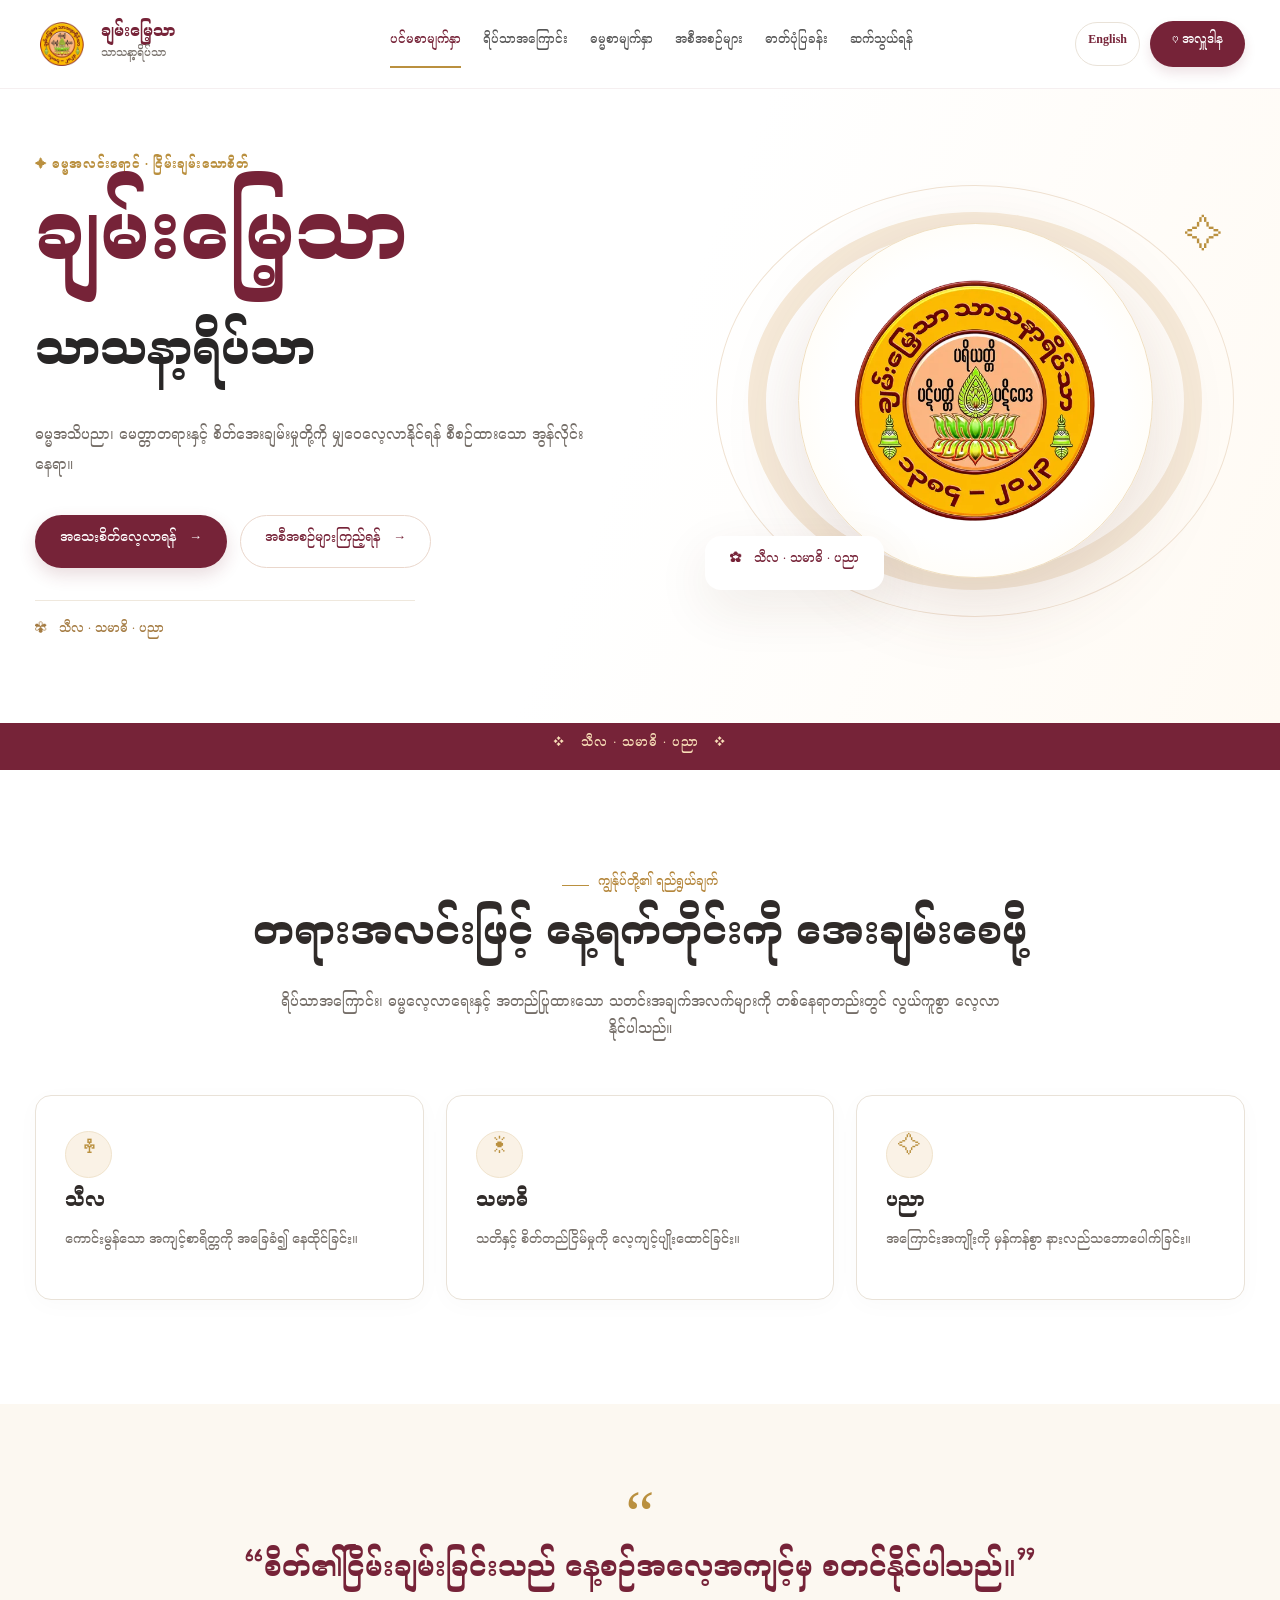
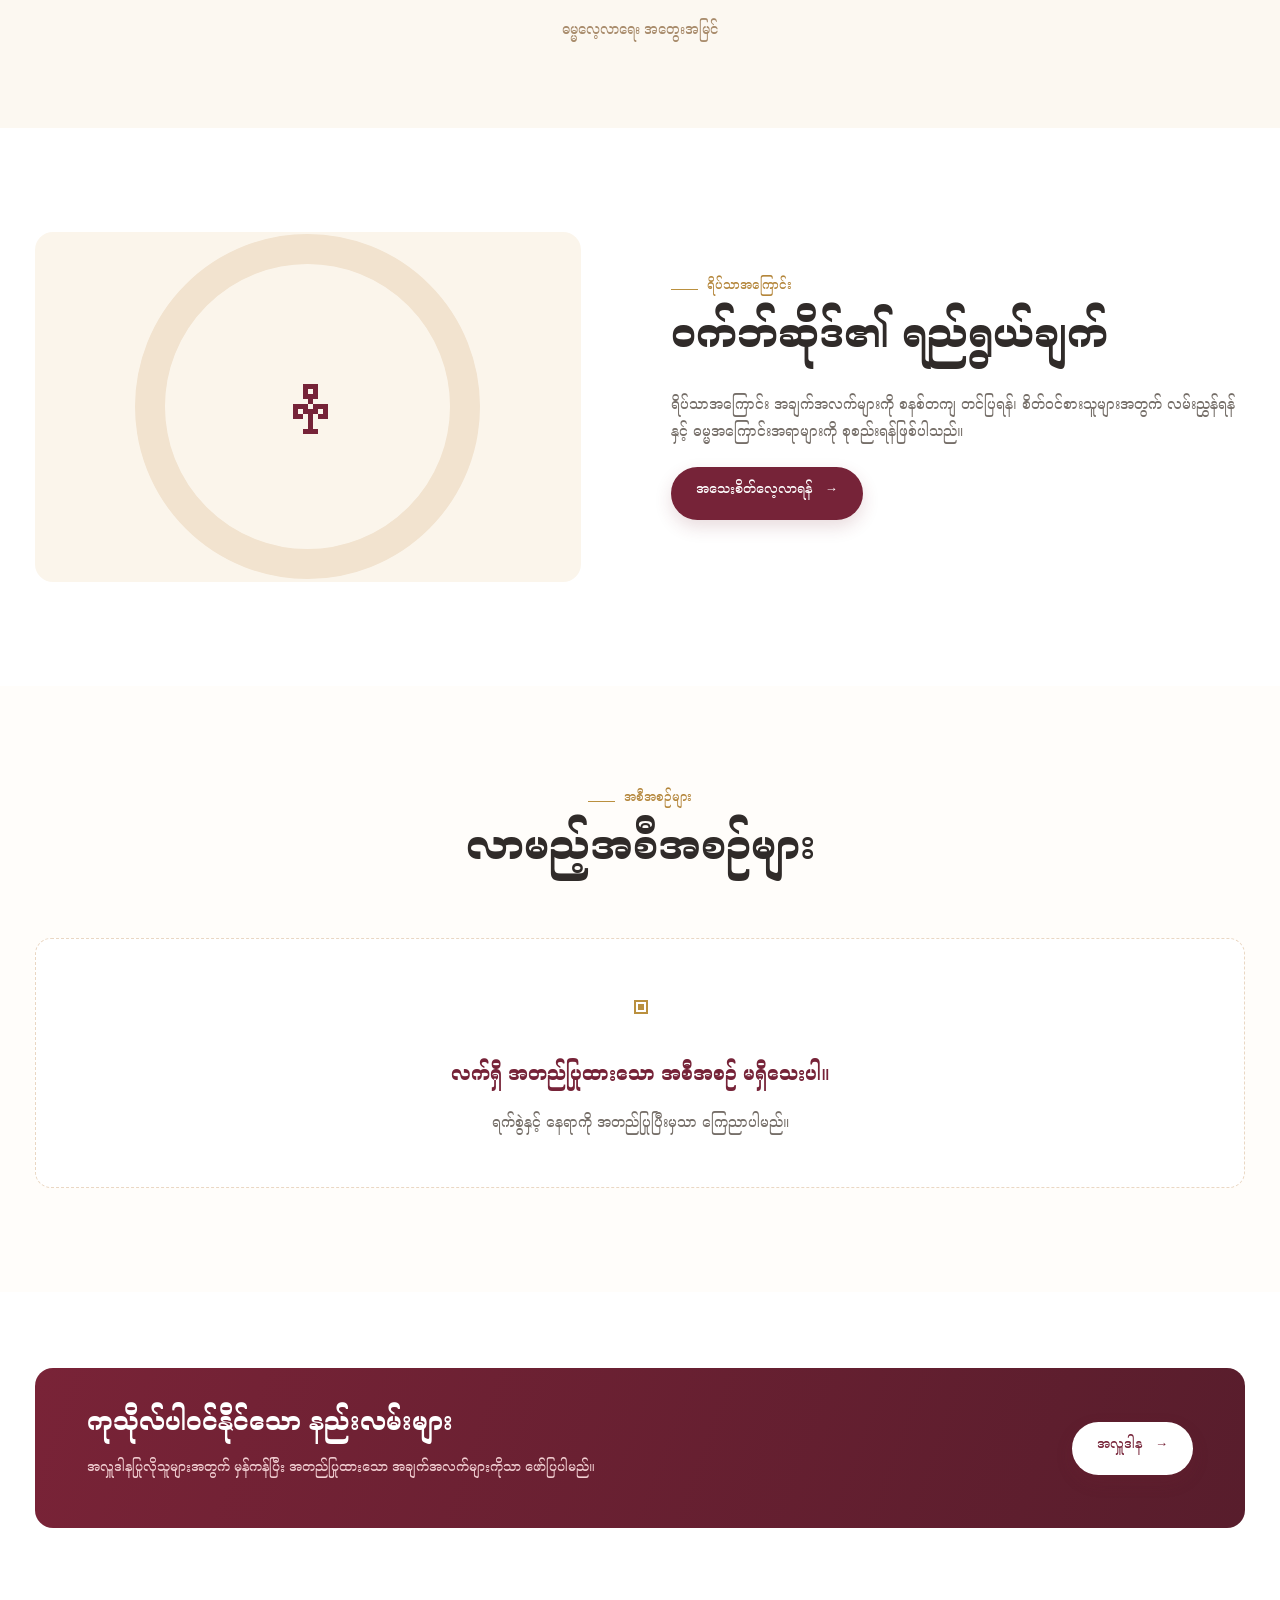
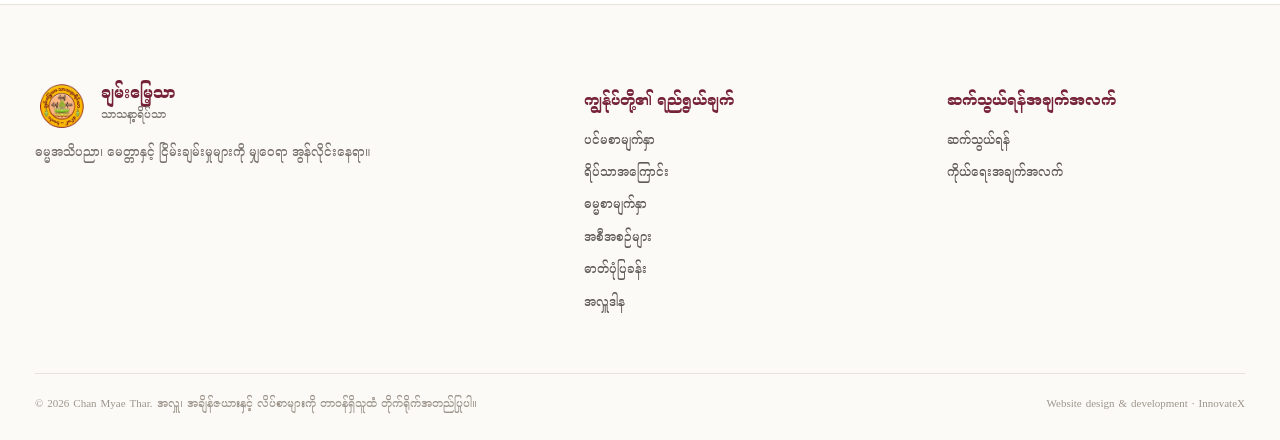
<file: index.html>
<!doctype html>
<html lang="my" data-lang="mm">
<head>
  <meta charset="utf-8">
  <meta name="viewport" content="width=device-width, initial-scale=1, viewport-fit=cover">
  <meta name="theme-color" content="#ffffff">
  <meta name="description" content="ချမ်းမြေ့သာ သာသနာ့ရိပ်သာ — ဓမ္မလေ့လာရေး၊ ရိပ်သာအကြောင်းနှင့် အတည်ပြုထားသော အစီအစဉ်များ။">
  <meta name="robots" content="index,follow">
  <meta property="og:type" content="website">
  <meta property="og:site_name" content="Chan Myae Thar Sasana Meditation Centre">
  <meta property="og:title" content="ချမ်းမြေ့သာ သာသနာ့ရိပ်သာ | Chan Myae Thar">
  <meta property="og:description" content="ချမ်းမြေ့သာ သာသနာ့ရိပ်သာ — ဓမ္မလေ့လာရေး၊ ရိပ်သာအကြောင်းနှင့် အတည်ပြုထားသော အစီအစဉ်များ။">
  <meta property="og:image" content="https://chanmyaethar.onrender.com/assets/cmt-main-logo.webp">
  <meta property="og:url" content="https://chanmyaethar.onrender.com/">
  <link rel="canonical" href="https://chanmyaethar.onrender.com/">
  <link rel="icon" type="image/png" sizes="32x32" href="assets/cmt-icon-32.png">
  <link rel="apple-touch-icon" href="assets/cmt-icon-32.png">
  <link rel="manifest" href="manifest.webmanifest">
  <link rel="preconnect" href="https://fonts.googleapis.com">
  <link rel="preconnect" href="https://fonts.gstatic.com" crossorigin>
  <link rel="stylesheet" href="css/styles.css?v=20261112-formal-serif-v2">
  <title>ချမ်းမြေ့သာ သာသနာ့ရိပ်သာ | Chan Myae Thar</title>
  <script src="data/site-config.js" defer></script>
  <script src="js/app.js" defer></script>
  <link rel="preload" as="image" href="assets/cmt-main-logo.webp">
</head>
<body data-page="home">
<div id="app"></div>
<noscript><main style="padding:3rem;max-width:50rem;margin:auto;font-family:sans-serif"><h1>ချမ်းမြေ့သာ သာသနာ့ရိပ်သာ</h1><p>ဤဝက်ဘ်ဆိုဒ်ကို ကြည့်ရှုရန် JavaScript ဖွင့်ထားရန် လိုအပ်ပါသည်။</p><a href="index.html">Home</a></main></noscript>
</body>
</html>
</file>
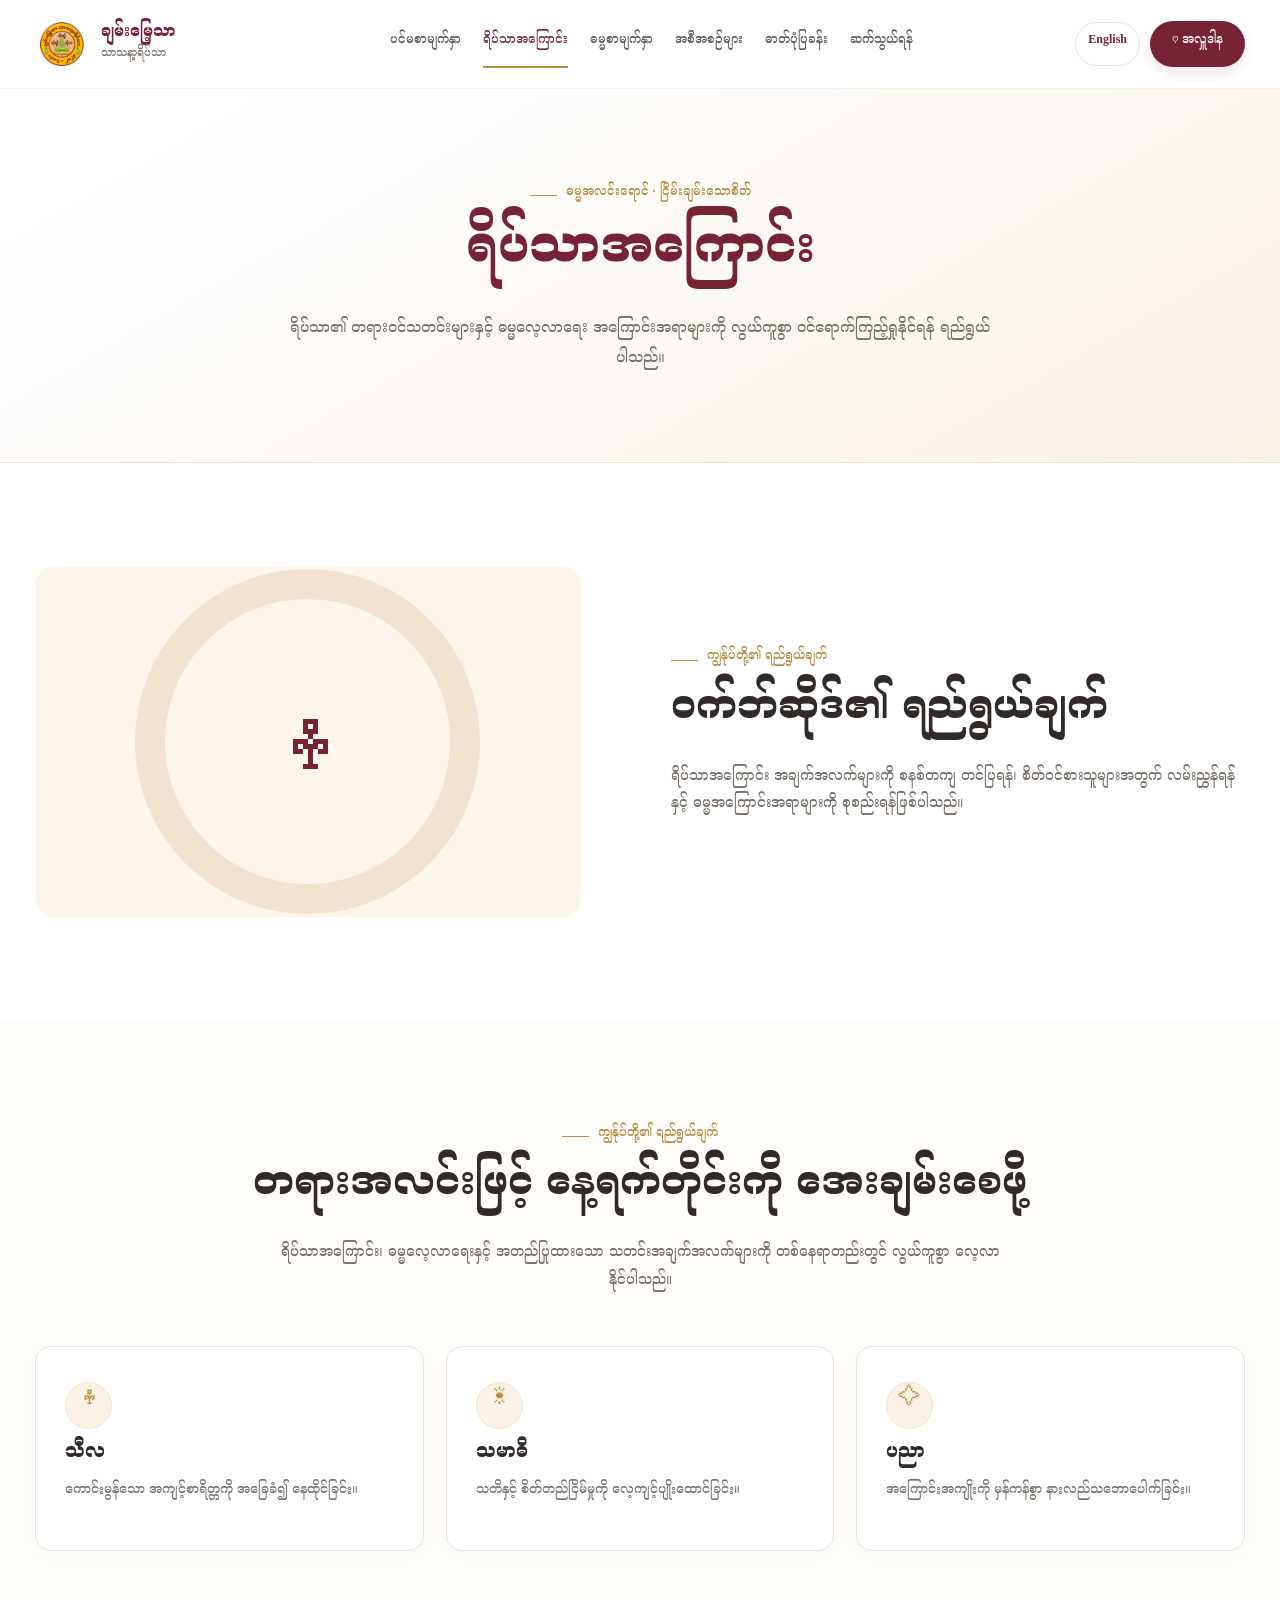
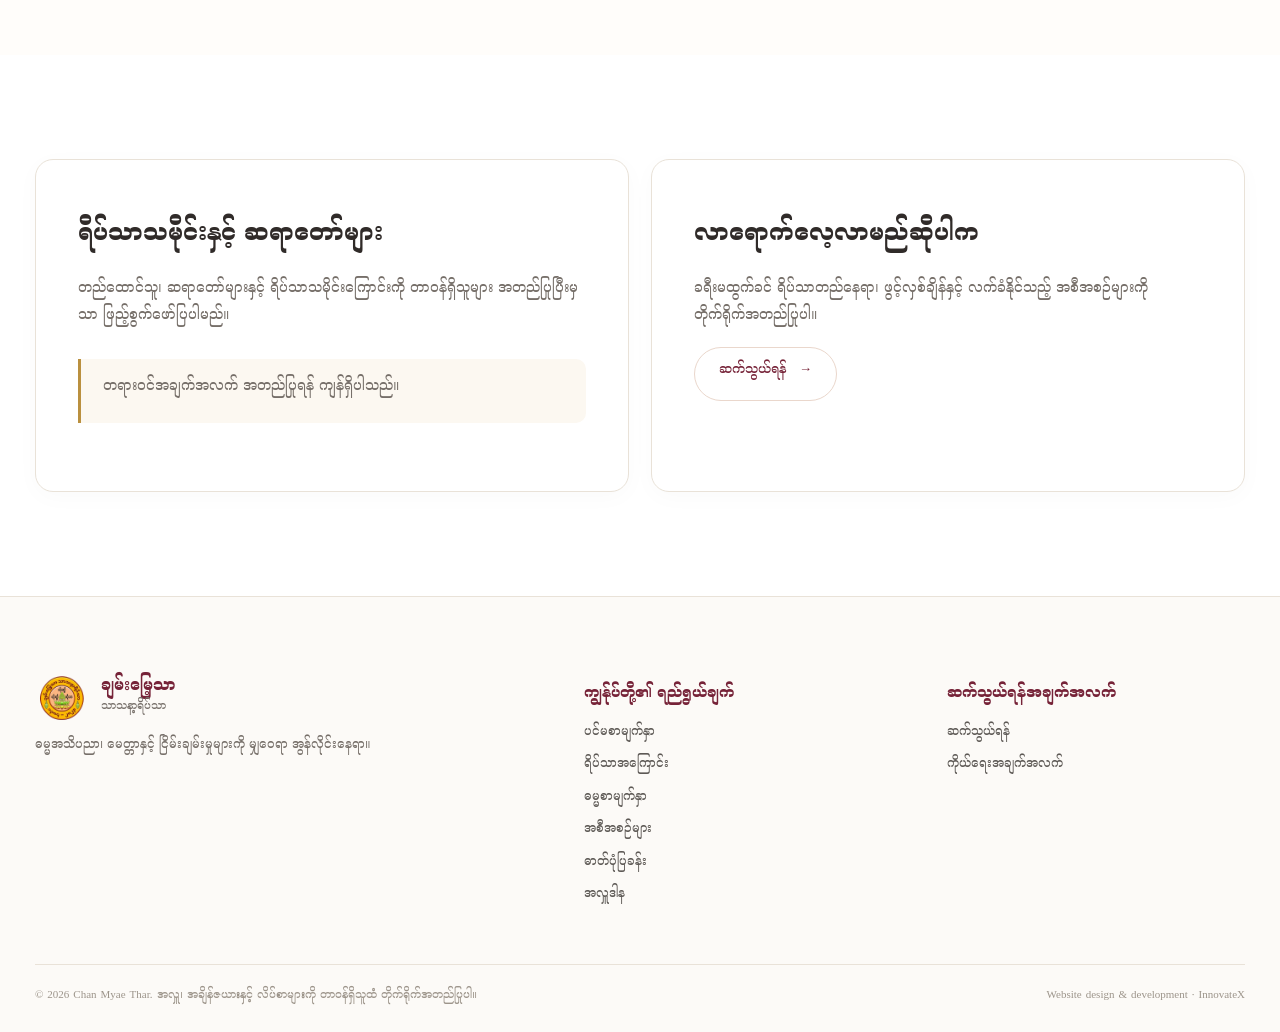
<file: about.html>
<!doctype html>
<html lang="my" data-lang="mm">
<head>
  <meta charset="utf-8">
  <meta name="viewport" content="width=device-width, initial-scale=1, viewport-fit=cover">
  <meta name="theme-color" content="#ffffff">
  <meta name="description" content="ချမ်းမြေ့သာ သာသနာ့ရိပ်သာ၏ ရည်ရွယ်ချက်နှင့် အခြေခံတန်ဖိုးများကို လေ့လာပါ။">
  <meta name="robots" content="index,follow">
  <meta property="og:type" content="website">
  <meta property="og:site_name" content="Chan Myae Thar Sasana Meditation Centre">
  <meta property="og:title" content="ရိပ်သာအကြောင်း | Chan Myae Thar">
  <meta property="og:description" content="ချမ်းမြေ့သာ သာသနာ့ရိပ်သာ၏ ရည်ရွယ်ချက်နှင့် အခြေခံတန်ဖိုးများကို လေ့လာပါ။">
  <meta property="og:image" content="https://chanmyaethar.onrender.com/assets/cmt-main-logo.webp">
  <meta property="og:url" content="https://chanmyaethar.onrender.com/about.html">
  <link rel="canonical" href="https://chanmyaethar.onrender.com/about.html">
  <link rel="icon" type="image/png" sizes="32x32" href="assets/cmt-icon-32.png">
  <link rel="apple-touch-icon" href="assets/cmt-icon-32.png">
  <link rel="manifest" href="manifest.webmanifest">
  <link rel="preconnect" href="https://fonts.googleapis.com">
  <link rel="preconnect" href="https://fonts.gstatic.com" crossorigin>
  <link rel="stylesheet" href="css/styles.css?v=20261112-formal-serif-v2">
  <title>ရိပ်သာအကြောင်း | Chan Myae Thar</title>
  <script src="data/site-config.js" defer></script>
  <script src="js/app.js" defer></script>
</head>
<body data-page="about">
<div id="app"></div>
<noscript><main style="padding:3rem;max-width:50rem;margin:auto;font-family:sans-serif"><h1>ချမ်းမြေ့သာ သာသနာ့ရိပ်သာ</h1><p>ဤဝက်ဘ်ဆိုဒ်ကို ကြည့်ရှုရန် JavaScript ဖွင့်ထားရန် လိုအပ်ပါသည်။</p><a href="index.html">Home</a></main></noscript>
</body>
</html>
</file>
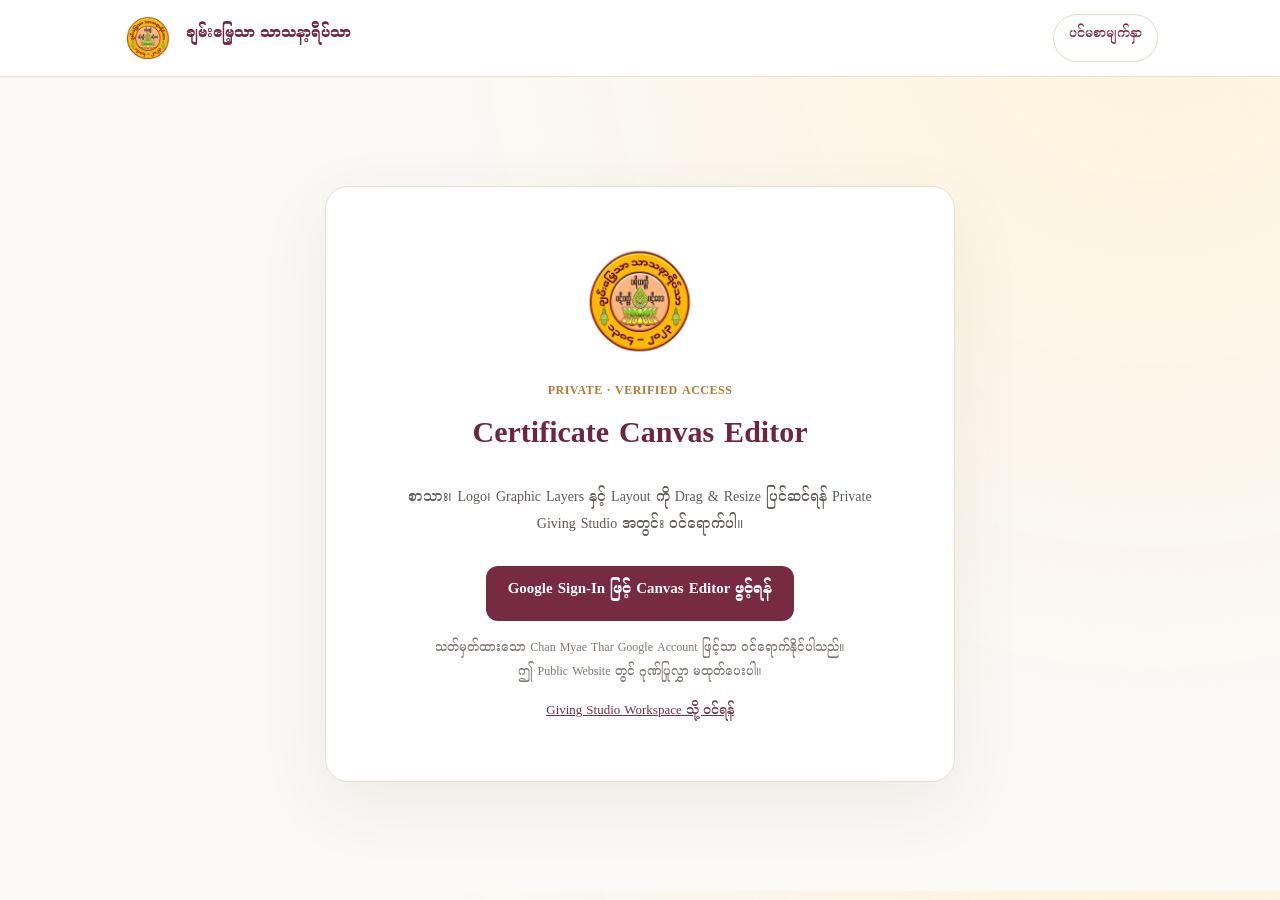
<file: certificate-editor.html>
<!doctype html>
<html lang="my"><head><meta charset="utf-8"><meta name="viewport" content="width=device-width,initial-scale=1">
<meta name="theme-color" content="#ffffff"><meta name="robots" content="noindex,nofollow">
<title>Certificate Canvas Editor | ချမ်းမြေ့သာ</title>
<link rel="icon" type="image/png" href="assets/cmt-icon-32.png"><link rel="apple-touch-icon" href="assets/cmt-apple-touch-icon.png">
<link rel="preconnect" href="https://fonts.googleapis.com">
<link href="https://fonts.googleapis.com/css2?family=Noto+Serif+Myanmar:wght@400;500;600;700;800&display=swap" rel="stylesheet">
<style>
:root{color-scheme:light}*{box-sizing:border-box}body{margin:0;background:radial-gradient(circle at 90% 0,#fff3db,transparent 50%),#faf9f6;color:#38312f;font:15px/1.95 "Noto Serif Myanmar",serif}a{color:inherit;text-decoration:none}.header{background:white;border-bottom:1px solid #eadfce}.bar{max-width:1080px;margin:auto;padding:12px 22px;display:flex;align-items:center;justify-content:space-between;gap:14px}.mark{display:flex;align-items:center;gap:12px;color:#702840;font-weight:700}.mark img{width:52px;height:52px;object-fit:contain}.back{font-size:13px;color:#783047;padding:10px 15px;border:1px solid #e6daca;border-radius:99px;min-height:44px}.back:hover{background:#fff7e9}.main{min-height:calc(100vh - 86px);display:grid;place-items:center;padding:35px 20px}.card{max-width:630px;width:100%;background:#fff;border:1px solid #e9dfd0;border-radius:23px;padding:clamp(28px,6vw,52px);box-shadow:0 22px 70px #543a2314;text-align:center}.seal{width:124px;height:124px;object-fit:contain;display:block;margin:0 auto 20px}.eyebrow{color:#b17d36;font-size:12px;font-weight:700;letter-spacing:.04em}.card h1{font-size:clamp(23px,3.5vw,30px);color:#6e253d;margin:8px 0 15px}.card p{font-size:14px;color:#615a56;margin:0 auto 24px;max-width:500px}.button{display:inline-flex;justify-content:center;align-items:center;min-height:49px;border-radius:12px;background:#762b42;color:#fff;font-weight:700;padding:13px 22px}.button:hover{background:#562035}.note{display:block;font-size:12px;color:#7d7871;margin-top:19px}.alt{display:inline-block;margin-top:15px;color:#6f3045;text-decoration:underline;font-size:13px}a:focus-visible{outline:3px solid #c29345;outline-offset:4px}
</style></head><body><header class="header"><div class="bar"><a href="index.html" class="mark"><img src="assets/cmt-main-logo.webp" alt="ချမ်းမြေ့သာ သာသနာ့ရိပ်သာ တံဆိပ်">ချမ်းမြေ့သာ သာသနာ့ရိပ်သာ</a><a href="index.html" class="back">ပင်မစာမျက်နှာ</a></div></header>
<main class="main"><section class="card"><img class="seal" src="assets/cmt-main-logo.webp" alt="ချမ်းမြေ့သာ တံဆိပ်"><div class="eyebrow">PRIVATE · VERIFIED ACCESS</div><h1>Certificate Canvas Editor</h1><p>စာသား၊ Logo၊ Graphic Layers နှင့် Layout ကို Drag & Resize ပြင်ဆင်ရန် Private Giving Studio အတွင်း ဝင်ရောက်ပါ။</p><a href="https://giving-studio-donation-receipts.onrender.com/edit-form-builder.html" class="button">Google Sign-In ဖြင့် Canvas Editor ဖွင့်ရန်</a><span class="note">သတ်မှတ်ထားသော Chan Myae Thar Google Account ဖြင့်သာ ဝင်ရောက်နိုင်ပါသည်။<br>ဤ Public Website တွင် ဂုဏ်ပြုလွှာ မထုတ်ပေးပါ။</span><a class="alt" href="https://giving-studio-donation-receipts.onrender.com/">Giving Studio Workspace သို့ ဝင်ရန်</a></section></main></body></html>
</file>
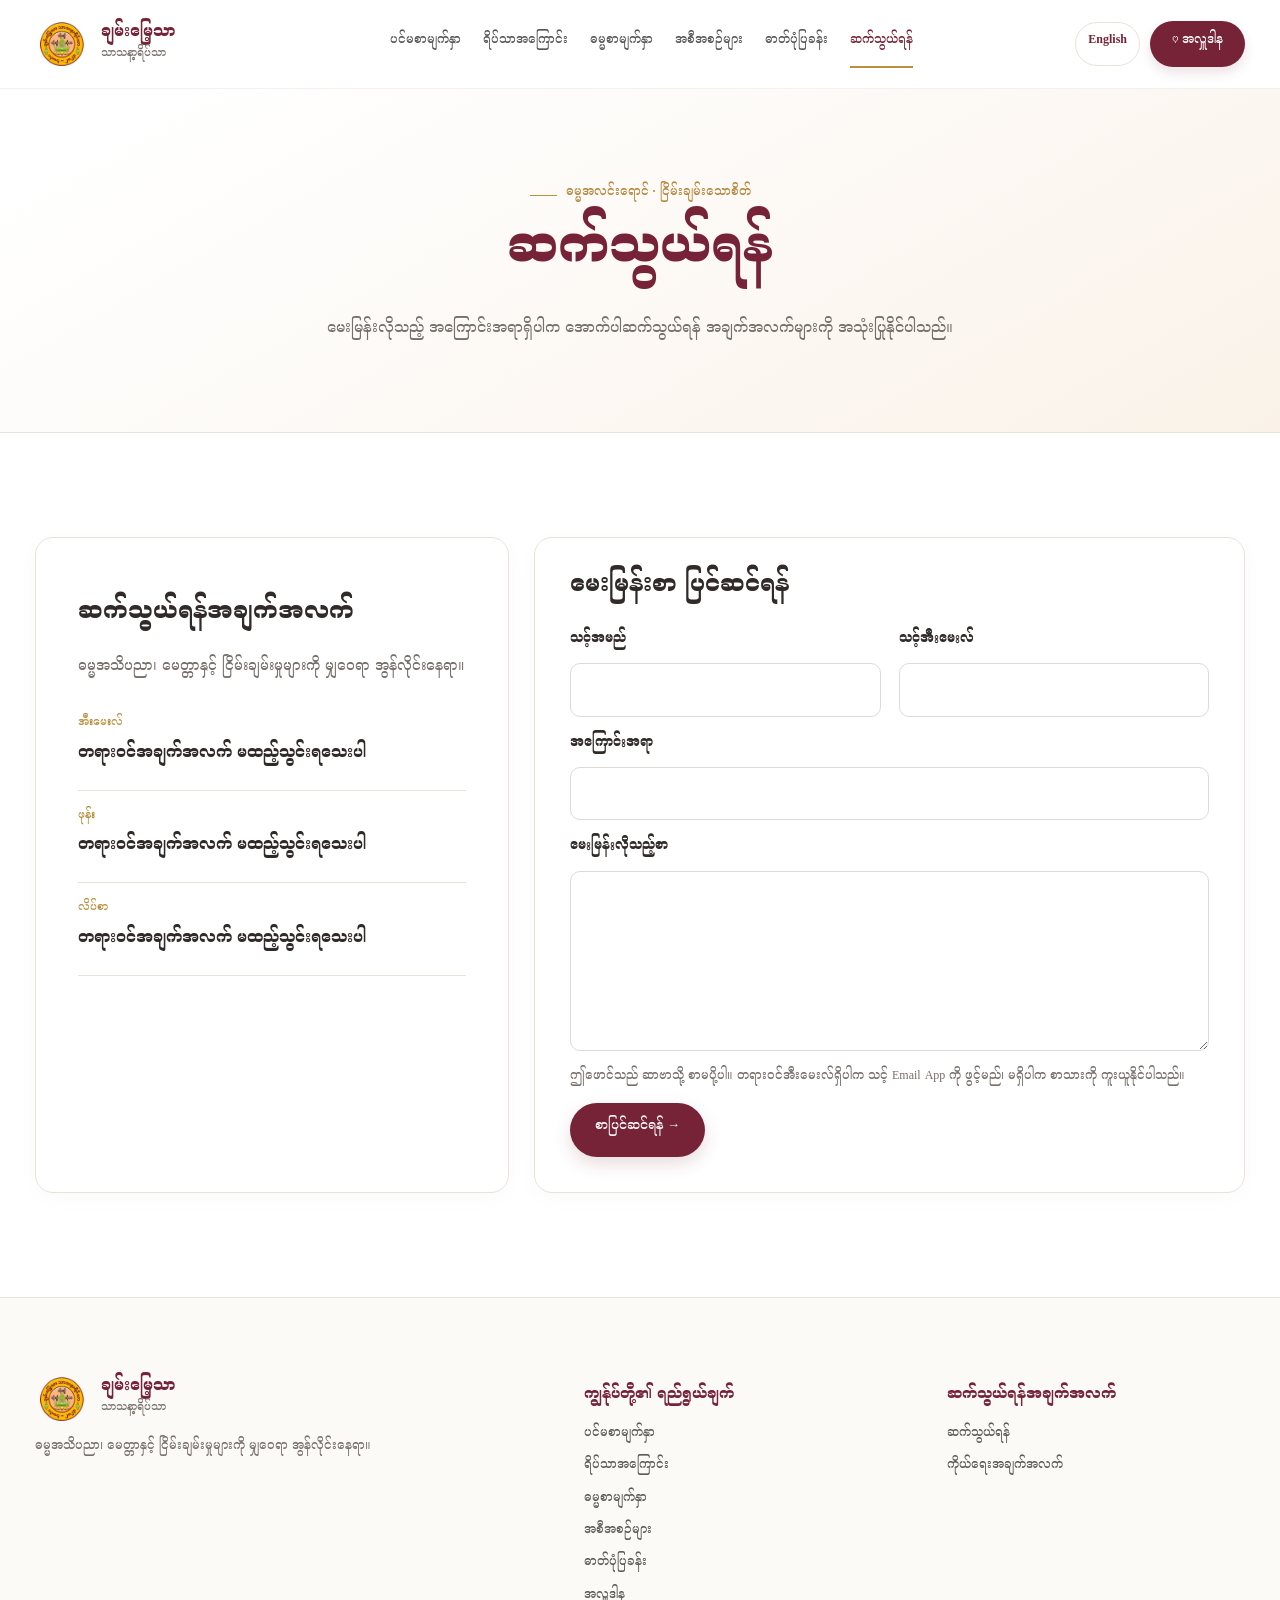
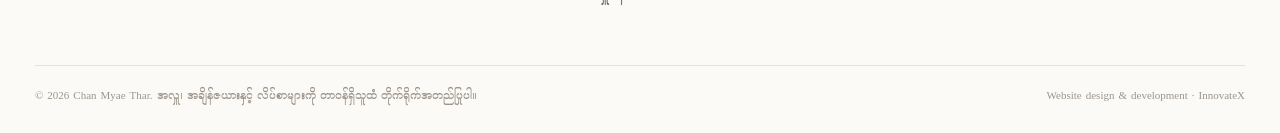
<file: contact.html>
<!doctype html>
<html lang="my" data-lang="mm">
<head>
  <meta charset="utf-8">
  <meta name="viewport" content="width=device-width, initial-scale=1, viewport-fit=cover">
  <meta name="theme-color" content="#ffffff">
  <meta name="description" content="ချမ်းမြေ့သာ သာသနာ့ရိပ်သာအတွက် ဆက်သွယ်မေးမြန်းစာ ပြင်ဆင်ရန်။">
  <meta name="robots" content="index,follow">
  <meta property="og:type" content="website">
  <meta property="og:site_name" content="Chan Myae Thar Sasana Meditation Centre">
  <meta property="og:title" content="ဆက်သွယ်ရန် | Chan Myae Thar">
  <meta property="og:description" content="ချမ်းမြေ့သာ သာသနာ့ရိပ်သာအတွက် ဆက်သွယ်မေးမြန်းစာ ပြင်ဆင်ရန်။">
  <meta property="og:image" content="https://chanmyaethar.onrender.com/assets/cmt-main-logo.webp">
  <meta property="og:url" content="https://chanmyaethar.onrender.com/contact.html">
  <link rel="canonical" href="https://chanmyaethar.onrender.com/contact.html">
  <link rel="icon" type="image/png" sizes="32x32" href="assets/cmt-icon-32.png">
  <link rel="apple-touch-icon" href="assets/cmt-icon-32.png">
  <link rel="manifest" href="manifest.webmanifest">
  <link rel="preconnect" href="https://fonts.googleapis.com">
  <link rel="preconnect" href="https://fonts.gstatic.com" crossorigin>
  <link rel="stylesheet" href="css/styles.css?v=20261112-formal-serif-v2">
  <title>ဆက်သွယ်ရန် | Chan Myae Thar</title>
  <script src="data/site-config.js" defer></script>
  <script src="js/app.js" defer></script>
</head>
<body data-page="contact">
<div id="app"></div>
<noscript><main style="padding:3rem;max-width:50rem;margin:auto;font-family:sans-serif"><h1>ချမ်းမြေ့သာ သာသနာ့ရိပ်သာ</h1><p>ဤဝက်ဘ်ဆိုဒ်ကို ကြည့်ရှုရန် JavaScript ဖွင့်ထားရန် လိုအပ်ပါသည်။</p><a href="index.html">Home</a></main></noscript>
</body>
</html>
</file>
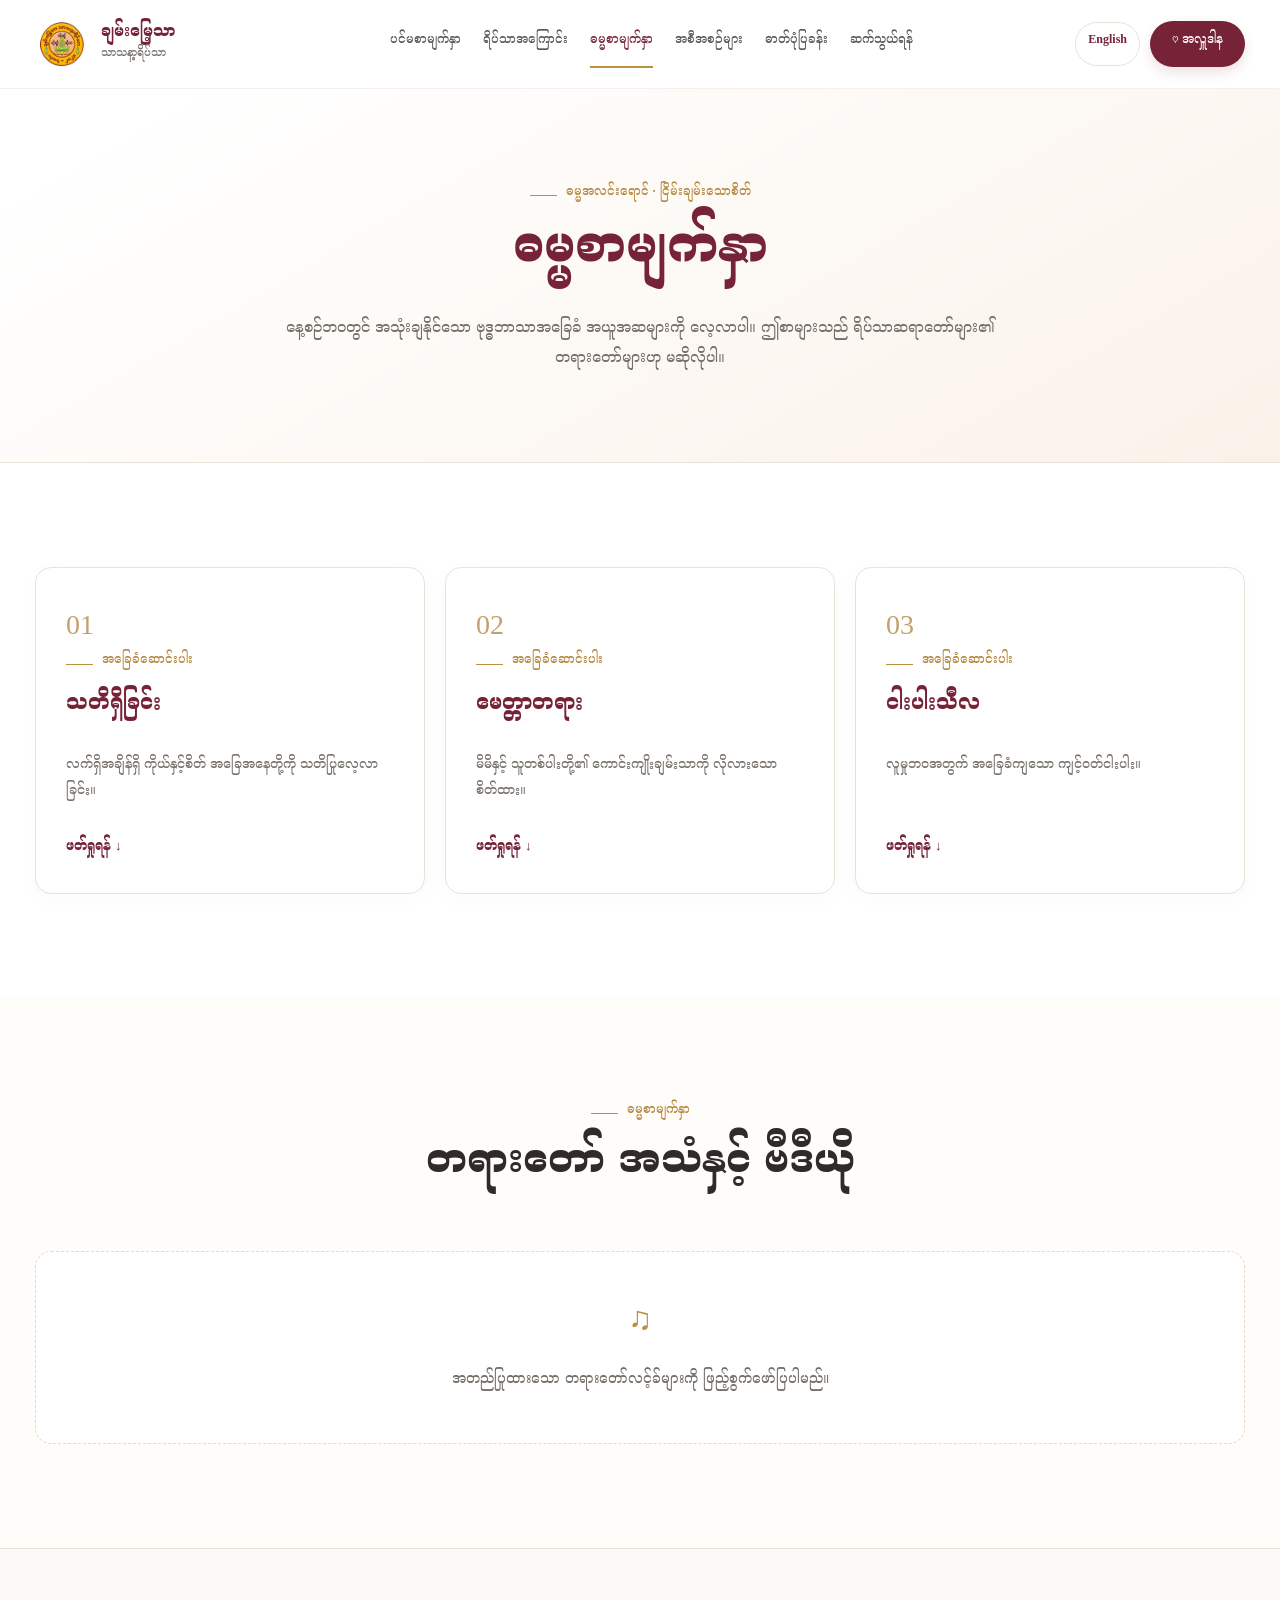
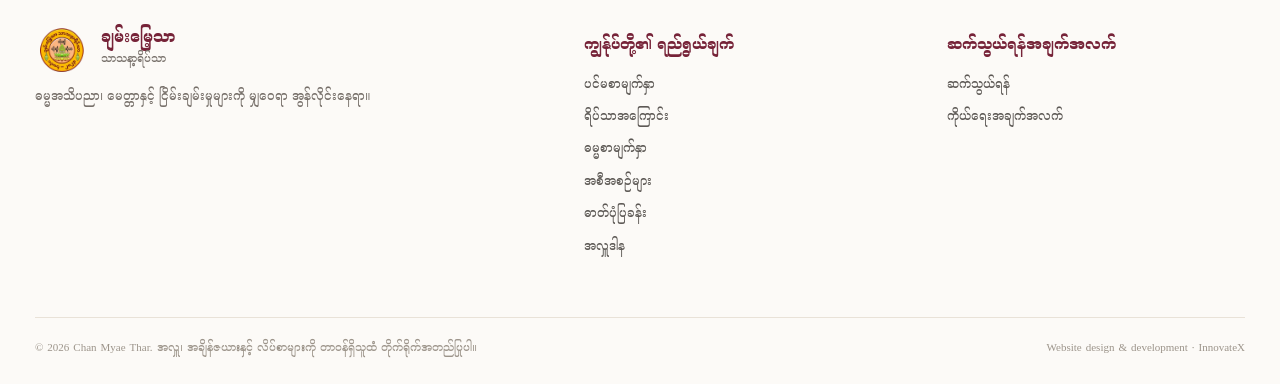
<file: dhamma.html>
<!doctype html>
<html lang="my" data-lang="mm">
<head>
  <meta charset="utf-8">
  <meta name="viewport" content="width=device-width, initial-scale=1, viewport-fit=cover">
  <meta name="theme-color" content="#ffffff">
  <meta name="description" content="သတိ၊ မေတ္တာ၊ ငါးပါးသီလတို့အကြောင်း အခြေခံ ဓမ္မအကြောင်းအရာများ။">
  <meta name="robots" content="index,follow">
  <meta property="og:type" content="website">
  <meta property="og:site_name" content="Chan Myae Thar Sasana Meditation Centre">
  <meta property="og:title" content="ဓမ္မစာမျက်နှာ | Chan Myae Thar">
  <meta property="og:description" content="သတိ၊ မေတ္တာ၊ ငါးပါးသီလတို့အကြောင်း အခြေခံ ဓမ္မအကြောင်းအရာများ။">
  <meta property="og:image" content="https://chanmyaethar.onrender.com/assets/cmt-main-logo.webp">
  <meta property="og:url" content="https://chanmyaethar.onrender.com/dhamma.html">
  <link rel="canonical" href="https://chanmyaethar.onrender.com/dhamma.html">
  <link rel="icon" type="image/png" sizes="32x32" href="assets/cmt-icon-32.png">
  <link rel="apple-touch-icon" href="assets/cmt-icon-32.png">
  <link rel="manifest" href="manifest.webmanifest">
  <link rel="preconnect" href="https://fonts.googleapis.com">
  <link rel="preconnect" href="https://fonts.gstatic.com" crossorigin>
  <link rel="stylesheet" href="css/styles.css?v=20261112-formal-serif-v2">
  <title>ဓမ္မစာမျက်နှာ | Chan Myae Thar</title>
  <script src="data/site-config.js" defer></script>
  <script src="js/app.js" defer></script>
</head>
<body data-page="dhamma">
<div id="app"></div>
<noscript><main style="padding:3rem;max-width:50rem;margin:auto;font-family:sans-serif"><h1>ချမ်းမြေ့သာ သာသနာ့ရိပ်သာ</h1><p>ဤဝက်ဘ်ဆိုဒ်ကို ကြည့်ရှုရန် JavaScript ဖွင့်ထားရန် လိုအပ်ပါသည်။</p><a href="index.html">Home</a></main></noscript>
</body>
</html>
</file>
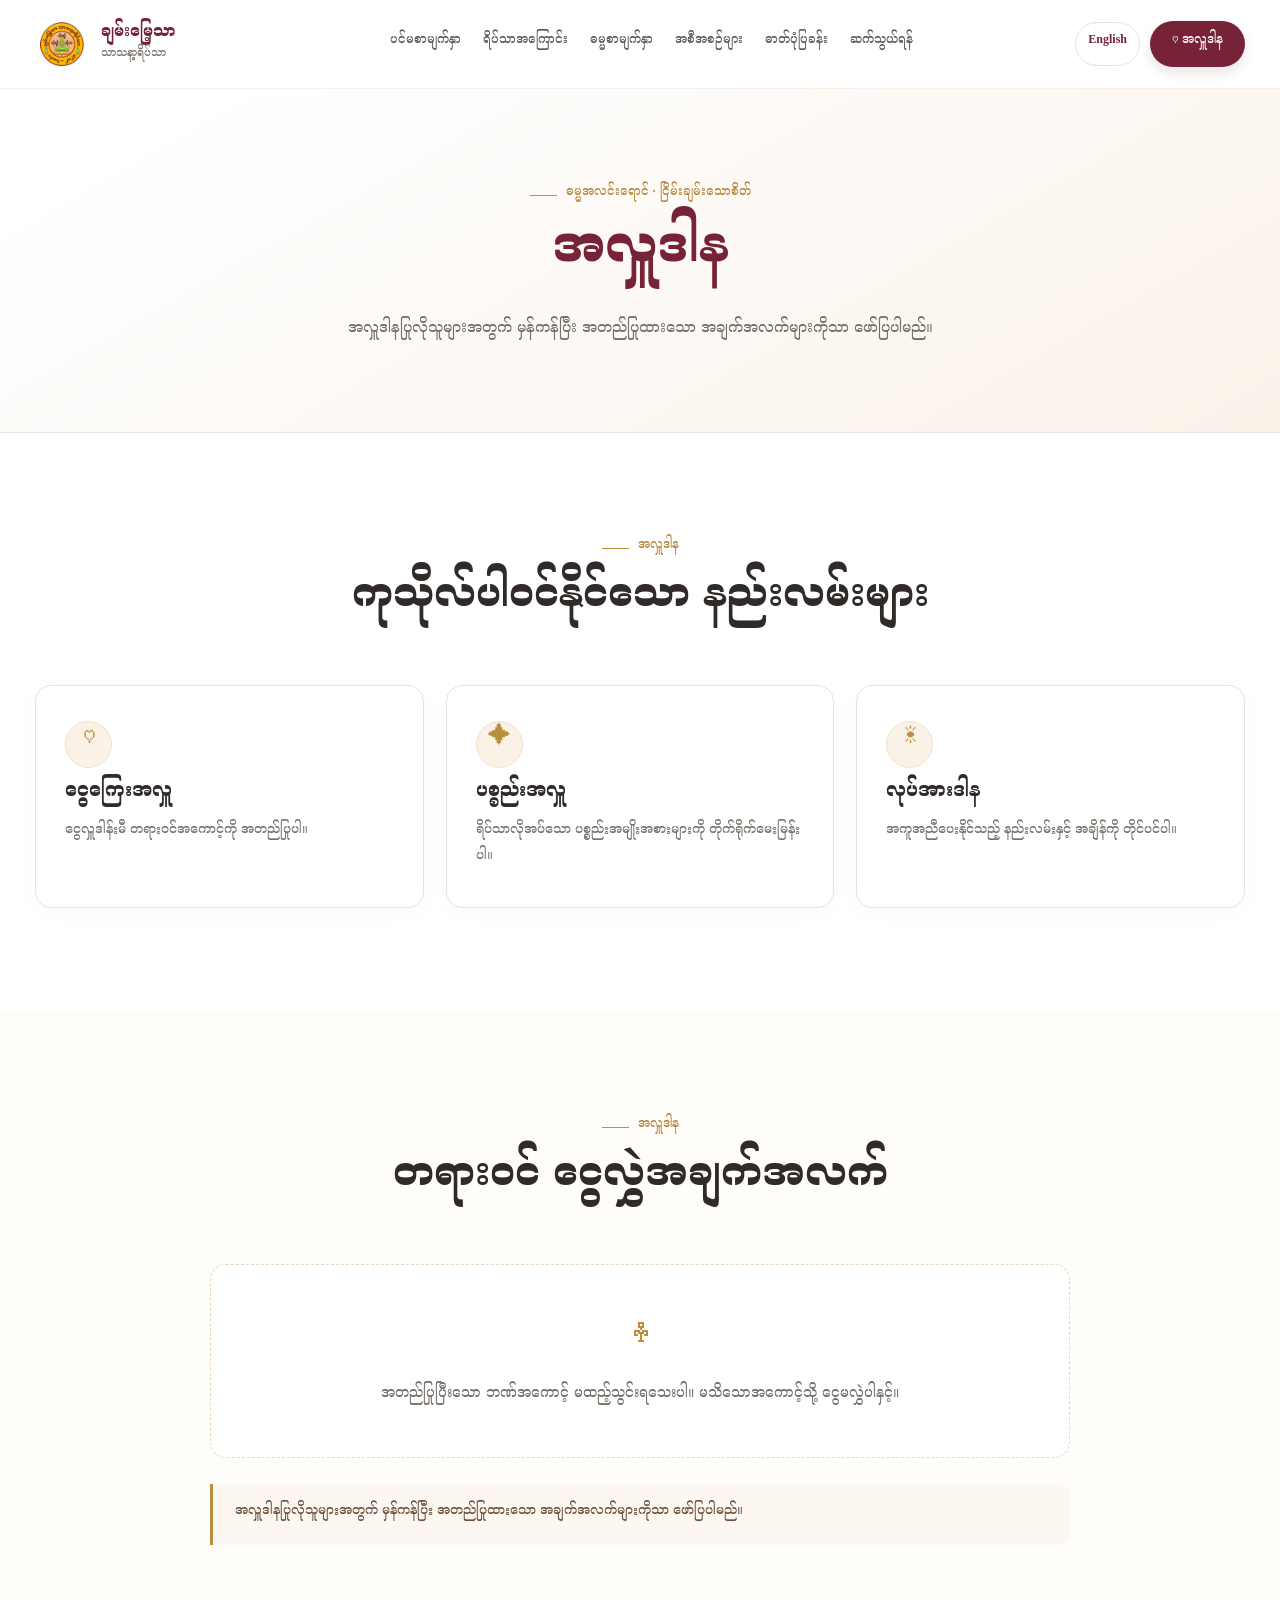
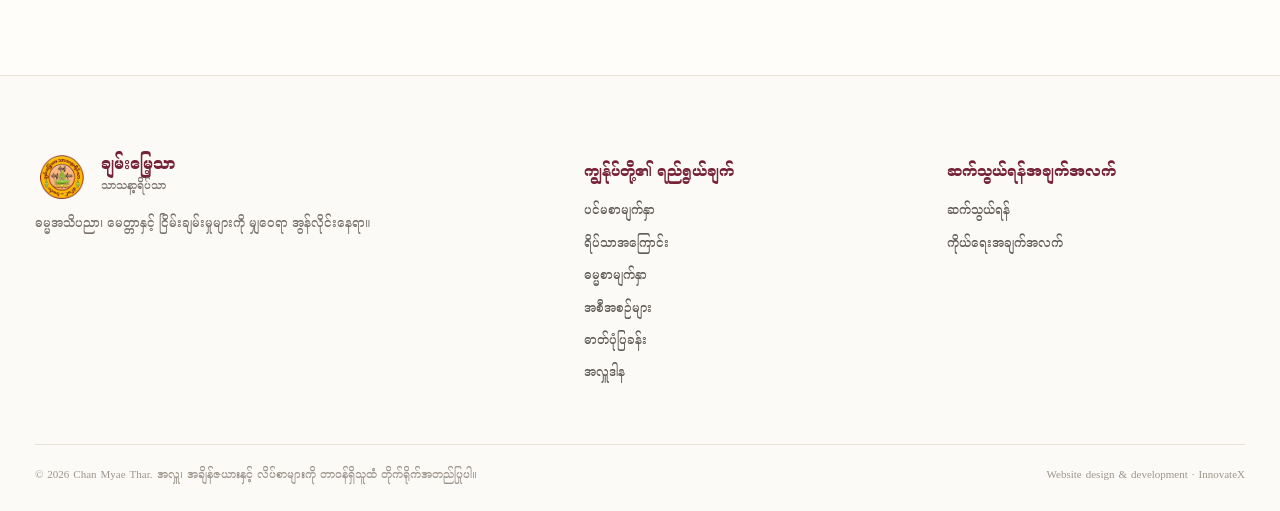
<file: donate.html>
<!doctype html>
<html lang="my" data-lang="mm">
<head>
  <meta charset="utf-8">
  <meta name="viewport" content="width=device-width, initial-scale=1, viewport-fit=cover">
  <meta name="theme-color" content="#ffffff">
  <meta name="description" content="ဒါနပြုလိုသူများအတွက် တရားဝင် အလှူဆိုင်ရာလမ်းညွှန်ချက်များ။">
  <meta name="robots" content="index,follow">
  <meta property="og:type" content="website">
  <meta property="og:site_name" content="Chan Myae Thar Sasana Meditation Centre">
  <meta property="og:title" content="အလှူဒါန | Chan Myae Thar">
  <meta property="og:description" content="ဒါနပြုလိုသူများအတွက် တရားဝင် အလှူဆိုင်ရာလမ်းညွှန်ချက်များ။">
  <meta property="og:image" content="https://chanmyaethar.onrender.com/assets/cmt-main-logo.webp">
  <meta property="og:url" content="https://chanmyaethar.onrender.com/donate.html">
  <link rel="canonical" href="https://chanmyaethar.onrender.com/donate.html">
  <link rel="icon" type="image/png" sizes="32x32" href="assets/cmt-icon-32.png">
  <link rel="apple-touch-icon" href="assets/cmt-icon-32.png">
  <link rel="manifest" href="manifest.webmanifest">
  <link rel="preconnect" href="https://fonts.googleapis.com">
  <link rel="preconnect" href="https://fonts.gstatic.com" crossorigin>
  <link rel="stylesheet" href="css/styles.css?v=20261112-formal-serif-v2">
  <title>အလှူဒါန | Chan Myae Thar</title>
  <script src="data/site-config.js" defer></script>
  <script src="js/app.js" defer></script>
</head>
<body data-page="donate">
<div id="app"></div>
<noscript><main style="padding:3rem;max-width:50rem;margin:auto;font-family:sans-serif"><h1>ချမ်းမြေ့သာ သာသနာ့ရိပ်သာ</h1><p>ဤဝက်ဘ်ဆိုဒ်ကို ကြည့်ရှုရန် JavaScript ဖွင့်ထားရန် လိုအပ်ပါသည်။</p><a href="index.html">Home</a></main></noscript>
</body>
</html>
</file>
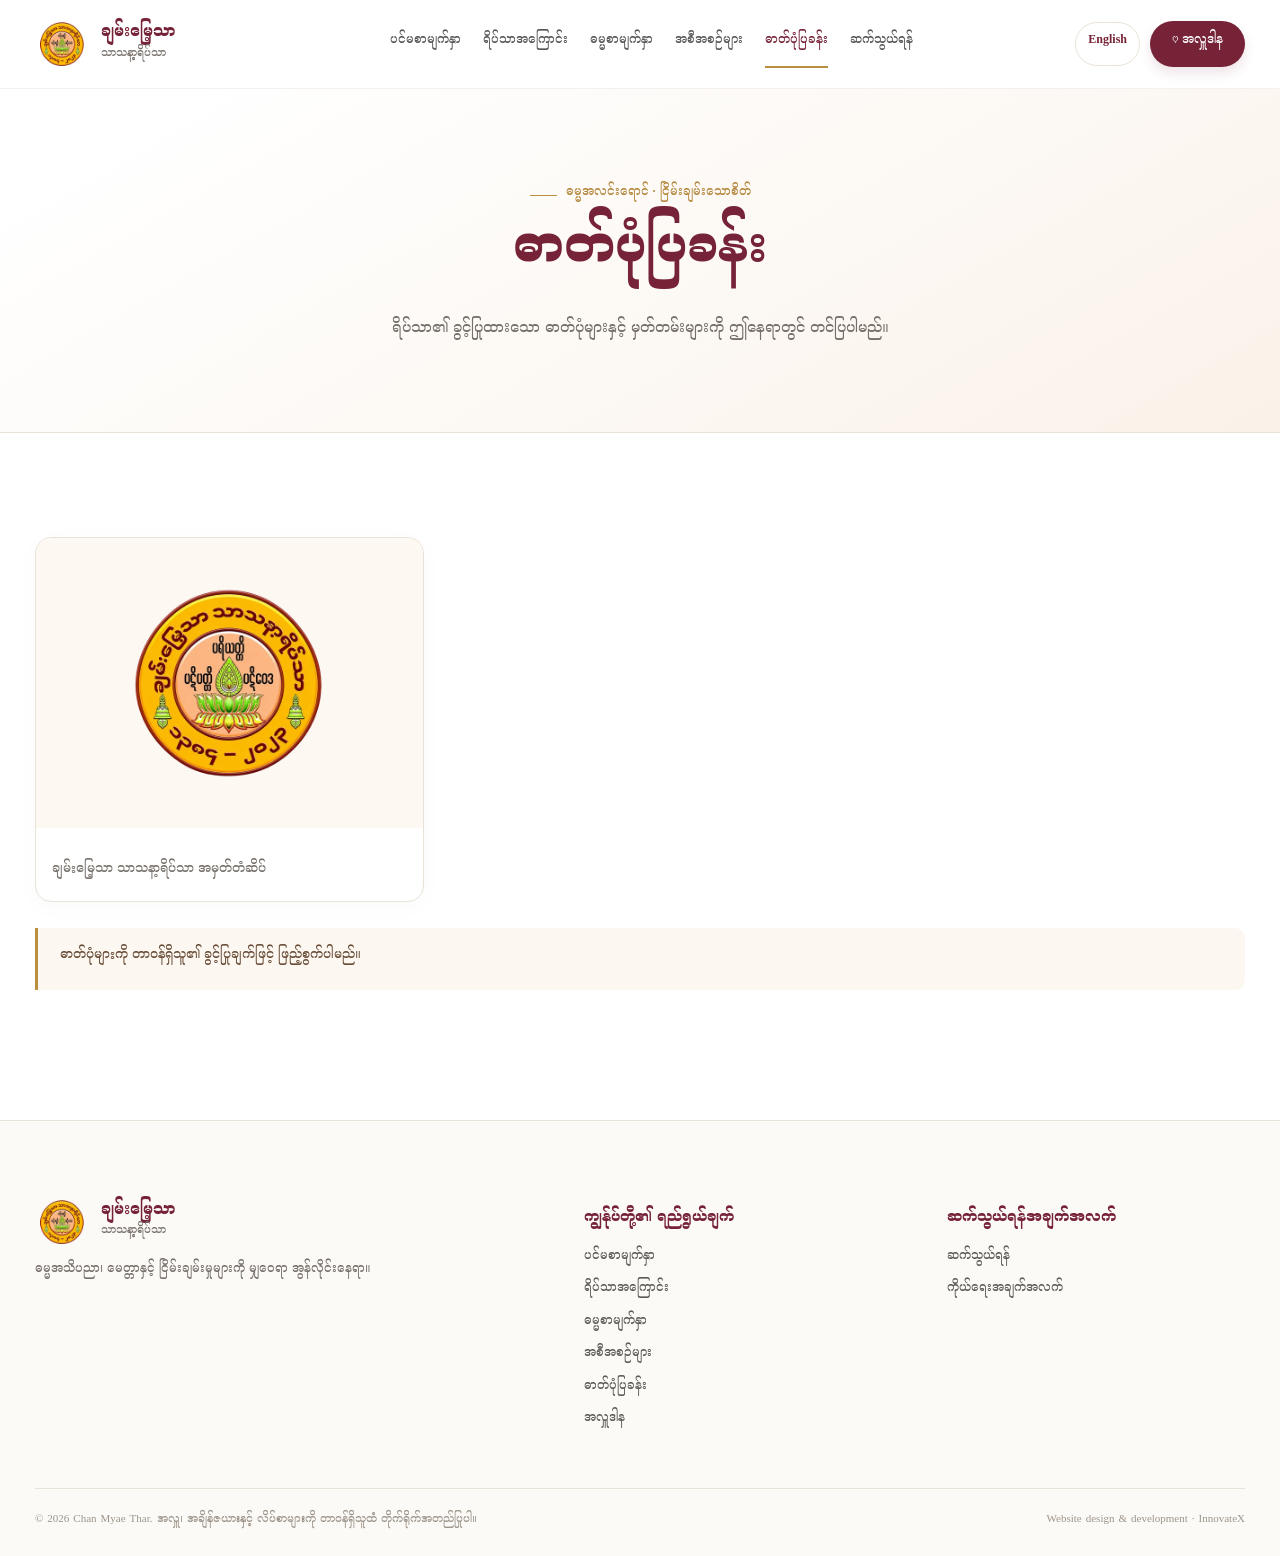
<file: gallery.html>
<!doctype html>
<html lang="my" data-lang="mm">
<head>
  <meta charset="utf-8">
  <meta name="viewport" content="width=device-width, initial-scale=1, viewport-fit=cover">
  <meta name="theme-color" content="#ffffff">
  <meta name="description" content="ချမ်းမြေ့သာ သာသနာ့ရိပ်သာ၏ အမှတ်တံဆိပ်နှင့် အတည်ပြုပြီးသော ဓာတ်ပုံများ။">
  <meta name="robots" content="index,follow">
  <meta property="og:type" content="website">
  <meta property="og:site_name" content="Chan Myae Thar Sasana Meditation Centre">
  <meta property="og:title" content="ဓာတ်ပုံပြခန်း | Chan Myae Thar">
  <meta property="og:description" content="ချမ်းမြေ့သာ သာသနာ့ရိပ်သာ၏ အမှတ်တံဆိပ်နှင့် အတည်ပြုပြီးသော ဓာတ်ပုံများ။">
  <meta property="og:image" content="https://chanmyaethar.onrender.com/assets/cmt-main-logo.webp">
  <meta property="og:url" content="https://chanmyaethar.onrender.com/gallery.html">
  <link rel="canonical" href="https://chanmyaethar.onrender.com/gallery.html">
  <link rel="icon" type="image/png" sizes="32x32" href="assets/cmt-icon-32.png">
  <link rel="apple-touch-icon" href="assets/cmt-icon-32.png">
  <link rel="manifest" href="manifest.webmanifest">
  <link rel="preconnect" href="https://fonts.googleapis.com">
  <link rel="preconnect" href="https://fonts.gstatic.com" crossorigin>
  <link rel="stylesheet" href="css/styles.css?v=20261112-formal-serif-v2">
  <title>ဓာတ်ပုံပြခန်း | Chan Myae Thar</title>
  <script src="data/site-config.js" defer></script>
  <script src="js/app.js" defer></script>
</head>
<body data-page="gallery">
<div id="app"></div>
<noscript><main style="padding:3rem;max-width:50rem;margin:auto;font-family:sans-serif"><h1>ချမ်းမြေ့သာ သာသနာ့ရိပ်သာ</h1><p>ဤဝက်ဘ်ဆိုဒ်ကို ကြည့်ရှုရန် JavaScript ဖွင့်ထားရန် လိုအပ်ပါသည်။</p><a href="index.html">Home</a></main></noscript>
</body>
</html>
</file>
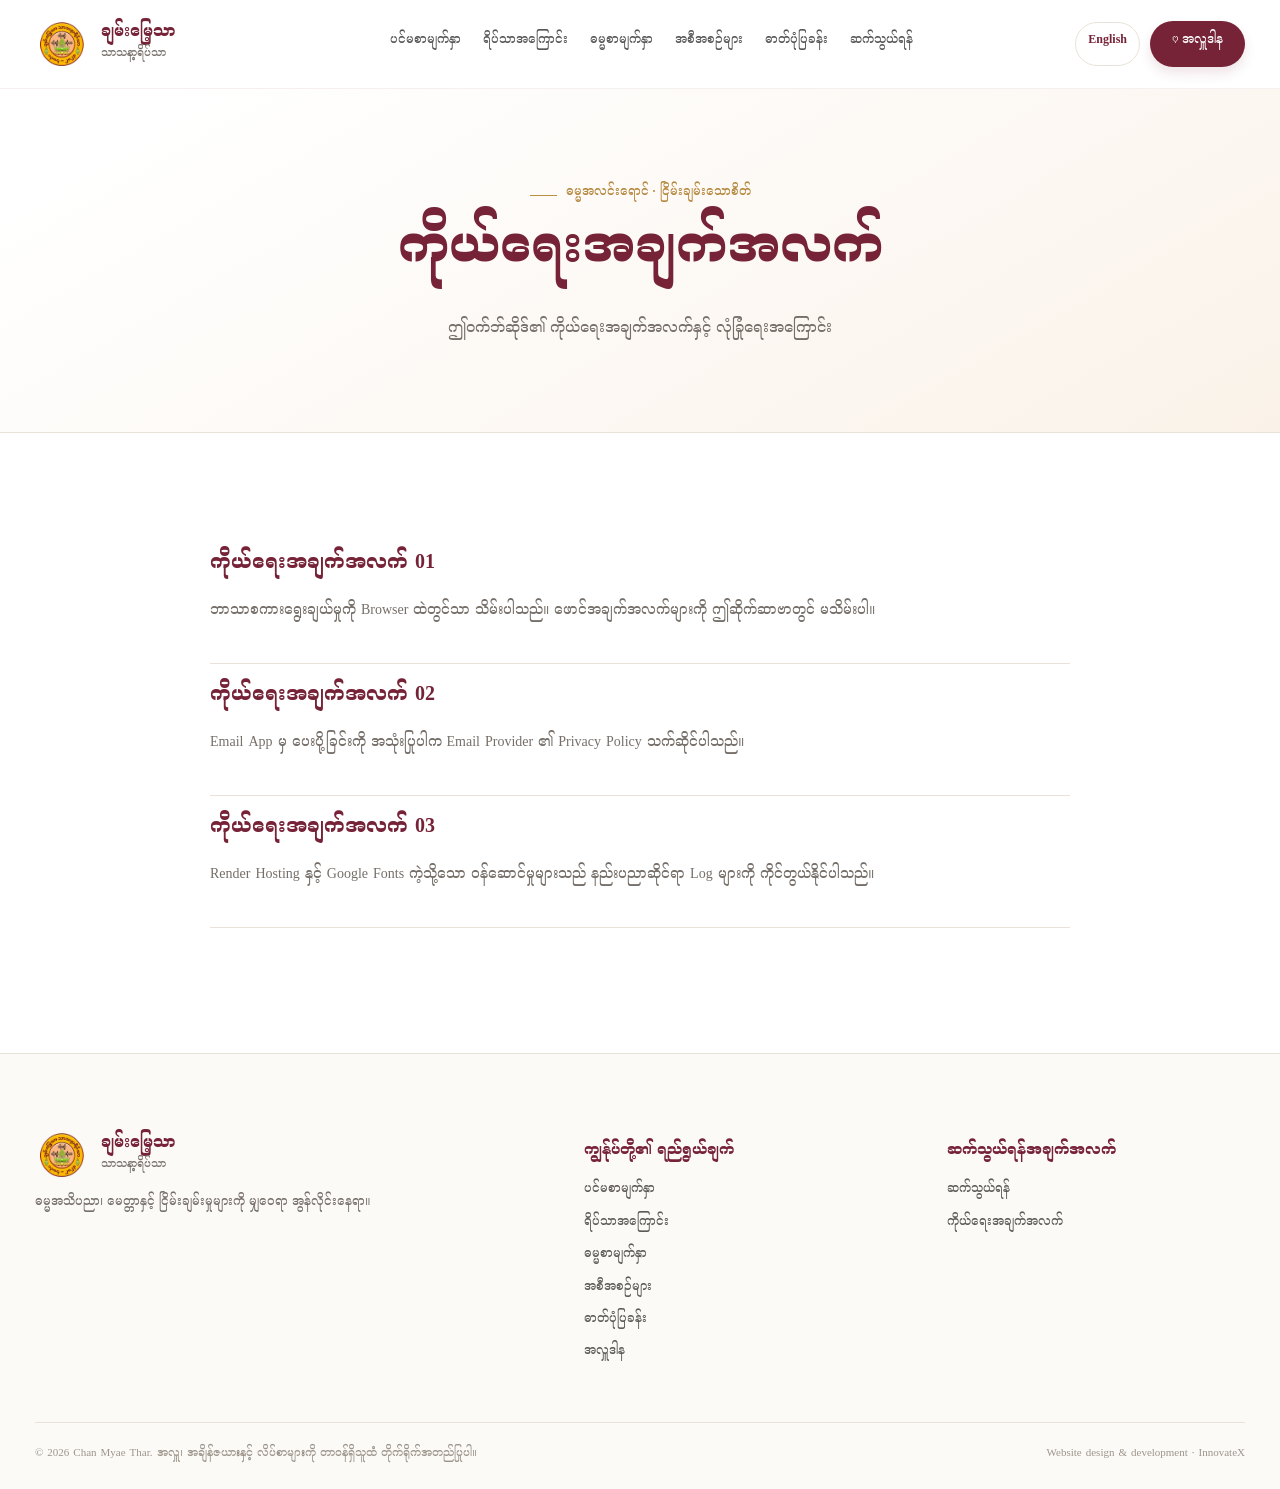
<file: privacy.html>
<!doctype html>
<html lang="my" data-lang="mm">
<head>
  <meta charset="utf-8">
  <meta name="viewport" content="width=device-width, initial-scale=1, viewport-fit=cover">
  <meta name="theme-color" content="#ffffff">
  <meta name="description" content="ဤဝက်ဘ်ဆိုဒ်၏ ကိုယ်ရေးအချက်အလက်နှင့် လုံခြုံရေးဆိုင်ရာ အသိပေးချက်များ။">
  <meta name="robots" content="index,follow">
  <meta property="og:type" content="website">
  <meta property="og:site_name" content="Chan Myae Thar Sasana Meditation Centre">
  <meta property="og:title" content="ကိုယ်ရေးလုံခြုံမှု | Chan Myae Thar">
  <meta property="og:description" content="ဤဝက်ဘ်ဆိုဒ်၏ ကိုယ်ရေးအချက်အလက်နှင့် လုံခြုံရေးဆိုင်ရာ အသိပေးချက်များ။">
  <meta property="og:image" content="https://chanmyaethar.onrender.com/assets/cmt-main-logo.webp">
  <meta property="og:url" content="https://chanmyaethar.onrender.com/privacy.html">
  <link rel="canonical" href="https://chanmyaethar.onrender.com/privacy.html">
  <link rel="icon" type="image/png" sizes="32x32" href="assets/cmt-icon-32.png">
  <link rel="apple-touch-icon" href="assets/cmt-icon-32.png">
  <link rel="manifest" href="manifest.webmanifest">
  <link rel="preconnect" href="https://fonts.googleapis.com">
  <link rel="preconnect" href="https://fonts.gstatic.com" crossorigin>
  <link rel="stylesheet" href="css/styles.css?v=20261112-formal-serif-v2">
  <title>ကိုယ်ရေးလုံခြုံမှု | Chan Myae Thar</title>
  <script src="data/site-config.js" defer></script>
  <script src="js/app.js" defer></script>
</head>
<body data-page="privacy">
<div id="app"></div>
<noscript><main style="padding:3rem;max-width:50rem;margin:auto;font-family:sans-serif"><h1>ချမ်းမြေ့သာ သာသနာ့ရိပ်သာ</h1><p>ဤဝက်ဘ်ဆိုဒ်ကို ကြည့်ရှုရန် JavaScript ဖွင့်ထားရန် လိုအပ်ပါသည်။</p><a href="index.html">Home</a></main></noscript>
</body>
</html>
</file>
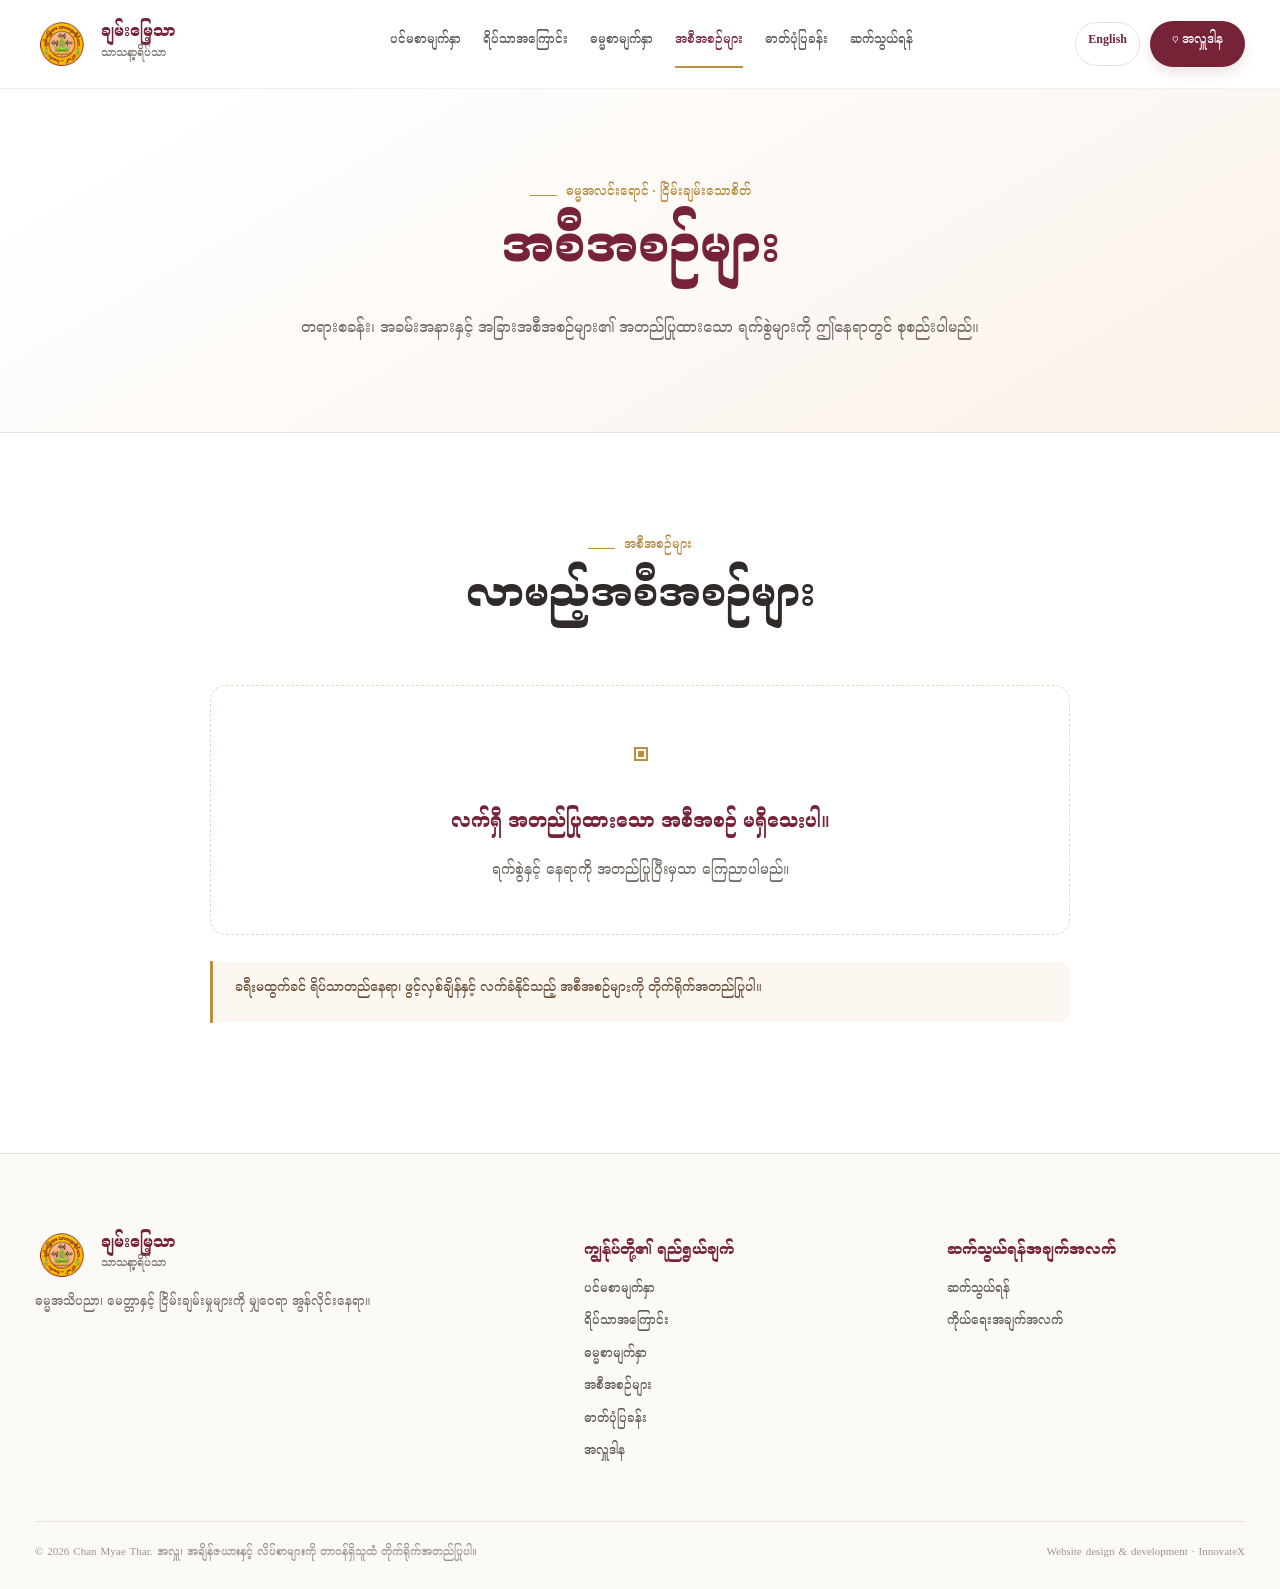
<file: programs.html>
<!doctype html>
<html lang="my" data-lang="mm">
<head>
  <meta charset="utf-8">
  <meta name="viewport" content="width=device-width, initial-scale=1, viewport-fit=cover">
  <meta name="theme-color" content="#ffffff">
  <meta name="description" content="အတည်ပြုပြီးသော ရိပ်သာအစီအစဉ်များနှင့် ကြေညာချက်များ။">
  <meta name="robots" content="index,follow">
  <meta property="og:type" content="website">
  <meta property="og:site_name" content="Chan Myae Thar Sasana Meditation Centre">
  <meta property="og:title" content="အစီအစဉ်များ | Chan Myae Thar">
  <meta property="og:description" content="အတည်ပြုပြီးသော ရိပ်သာအစီအစဉ်များနှင့် ကြေညာချက်များ။">
  <meta property="og:image" content="https://chanmyaethar.onrender.com/assets/cmt-main-logo.webp">
  <meta property="og:url" content="https://chanmyaethar.onrender.com/programs.html">
  <link rel="canonical" href="https://chanmyaethar.onrender.com/programs.html">
  <link rel="icon" type="image/png" sizes="32x32" href="assets/cmt-icon-32.png">
  <link rel="apple-touch-icon" href="assets/cmt-icon-32.png">
  <link rel="manifest" href="manifest.webmanifest">
  <link rel="preconnect" href="https://fonts.googleapis.com">
  <link rel="preconnect" href="https://fonts.gstatic.com" crossorigin>
  <link rel="stylesheet" href="css/styles.css?v=20261112-formal-serif-v2">
  <title>အစီအစဉ်များ | Chan Myae Thar</title>
  <script src="data/site-config.js" defer></script>
  <script src="js/app.js" defer></script>
</head>
<body data-page="programs">
<div id="app"></div>
<noscript><main style="padding:3rem;max-width:50rem;margin:auto;font-family:sans-serif"><h1>ချမ်းမြေ့သာ သာသနာ့ရိပ်သာ</h1><p>ဤဝက်ဘ်ဆိုဒ်ကို ကြည့်ရှုရန် JavaScript ဖွင့်ထားရန် လိုအပ်ပါသည်။</p><a href="index.html">Home</a></main></noscript>
</body>
</html>
</file>
<file: css/styles.css>
@import url('https://fonts.googleapis.com/css2?family=DM+Sans:wght@400;500;600;700&family=Noto+Serif+Myanmar:wght@400;500;600;700;800&display=swap');
:root{--burgundy:#742334;--deep:#461923;--gold:#bd9146;--cream:#faf6ef;--ivory:#fffdfa;--ink:#302b29;--muted:#766f69;--line:#eee6dc;--shadow:0 18px 55px rgba(67,35,24,.07);font-synthesis:none}
*{box-sizing:border-box}html{scroll-behavior:smooth}body{margin:0;color:var(--ink);background:white;font-family:"DM Sans","Noto Serif Myanmar",Arial,sans-serif;line-height:1.85}a{color:inherit;text-decoration:none}button,input,textarea{font:inherit}button{cursor:pointer}img{max-width:100%;height:auto}strong{font-weight:700}::selection{background:#edceaf;color:var(--deep)}:focus-visible{outline:3px solid #c79648;outline-offset:4px}.container{max-width:1210px;width:calc(100% - 48px);margin-inline:auto}.narrow{max-width:860px}.sr-only{position:absolute!important;width:1px;height:1px;clip:rect(0,0,0,0);overflow:hidden;white-space:nowrap}#app{min-height:100vh}.site-header{position:sticky;top:0;z-index:50;background:rgba(255,255,255,.97);border-bottom:1px solid rgba(116,35,52,.07);backdrop-filter:blur(18px)}.nav-wrap{max-width:1210px;width:calc(100% - 48px);margin:auto;min-height:88px;display:flex;align-items:center;gap:30px}.brand{display:flex;align-items:center;gap:10px;min-width:192px}.brand-logo{width:49px;height:49px;object-fit:contain;border-radius:50%}.brand-copy{display:flex;flex-direction:column;line-height:1.4}.brand-copy strong{font-size:15px;color:var(--burgundy)}.brand-copy small{font-size:10px;color:var(--muted);letter-spacing:.02em}.desktop-nav{display:flex;flex:1;justify-content:center;align-items:center;gap:22px}.nav-link{font-size:12px;color:#555;transition:color .2s;white-space:nowrap}.nav-link:hover,.nav-link[aria-current=page]{color:var(--burgundy)}.nav-link[aria-current=page]{font-weight:700;position:relative}.nav-link[aria-current=page]:after{content:"";height:2px;background:var(--gold);position:absolute;left:0;right:0;bottom:-12px}.actions{display:flex;align-items:center;gap:10px}.language-button{background:#fff;border:1px solid var(--line);border-radius:99px;color:var(--burgundy);min-width:50px;padding:8px 12px;font-size:12px}.nav-cta{background:var(--burgundy);border-radius:99px;color:#fff;padding:11px 22px;white-space:nowrap;font-size:12px;box-shadow:0 6px 12px #74233420}.nav-cta:hover,.btn-primary:hover{background:#551b29}.menu-toggle{display:none;border:1px solid var(--line);background:white;border-radius:13px;width:45px;height:42px;font-size:25px;line-height:1}.mobile-nav{display:none}.section{padding:104px 0}.section-tint{background:var(--ivory)}.section-soft{background:var(--cream)}.eyebrow{display:flex;align-items:center;gap:9px;color:#b4863b;font-size:12px;font-weight:700;letter-spacing:.035em}.eyebrow::before{content:"";height:1px;width:27px;background:var(--gold)}.center .eyebrow{justify-content:center}.section-title{font-size:clamp(25px,3.4vw,40px);line-height:1.65;margin:15px 0 18px;font-weight:700;letter-spacing:-.045em}.section-text{color:var(--muted);font-size:14px;max-width:720px}.center{text-align:center}.center .section-text{margin-inline:auto}.section-heading{margin-bottom:48px}.hero{overflow:hidden;position:relative;background:linear-gradient(112deg,#fff 50%,#fffaf3);min-height:620px;display:flex;align-items:center;padding:68px 0 78px}.hero .container{display:grid;grid-template-columns:1fr .9fr;align-items:center;gap:70px}.hero-kicker{color:var(--gold);font-size:12px;font-weight:700;letter-spacing:.05em}.hero-title{margin:18px 0;font-size:clamp(40px,6.8vw,79px);line-height:1.28;letter-spacing:-.06em;color:var(--burgundy)}.hero-title span{display:block;color:#282626;font-size:.58em;margin-top:8px}.hero-desc{color:var(--muted);max-width:550px;line-height:2.15;font-size:14px;margin:25px 0 30px}.button-row{display:flex;gap:13px;flex-wrap:wrap}.btn{display:inline-flex;align-items:center;justify-content:center;gap:13px;border-radius:100px;padding:13px 24px;font-size:13px;font-weight:700;transition:transform .2s,background .2s;border:1px solid transparent}.btn:hover{transform:translateY(-2px)}.btn-primary{color:#fff;background:var(--burgundy);box-shadow:0 7px 17px #74233429}.btn-outline{color:var(--burgundy);background:white;border-color:#ead7cc}.btn-outline:hover{border-color:var(--gold)}.hero-note{margin-top:32px;padding-top:20px;max-width:380px;border-top:1px solid #efe8dd;color:#a47b42;font-size:12px}.hero-art{position:relative;display:grid;place-items:center;min-height:450px}.hero-art:before,.hero-art:after{content:"";position:absolute;inset:2%;border:1px solid #f0e2d2;border-radius:50%}.hero-art:after{inset:8%;border:18px solid #f6ead9}.logo-disc{z-index:2;background:#fff;box-shadow:0 28px 85px #9f6b4320;border-radius:50%;height:min(75vw,355px);width:min(75vw,355px);display:grid;place-items:center;padding:28px;border:1px solid #f5e8d5}.logo-disc img{width:100%;height:100%;object-fit:contain;border-radius:50%}.hero-flower{z-index:3;position:absolute;top:8%;right:4%;color:var(--gold);font-size:38px}.hero-caption{z-index:3;position:absolute;bottom:8%;left:0;background:white;border-radius:16px;padding:15px 25px;box-shadow:var(--shadow);color:var(--burgundy);font-size:12px}.saffron-bar{background:var(--burgundy);color:#f9dfb8;text-align:center;padding:12px;font-size:12px;letter-spacing:.08em}.value-grid{display:grid;grid-template-columns:repeat(3,1fr);gap:22px}.value-card{border:1px solid var(--line);background:white;padding:35px 29px;border-radius:16px;min-height:205px;transition:transform .2s,box-shadow .2s}.value-card:hover,.resource-card:hover{transform:translateY(-5px);box-shadow:var(--shadow)}.value-icon{width:47px;height:47px;background:#faf2e6;color:var(--gold);border:1px solid #f0e3cc;border-radius:50%;display:grid;place-items:center;font-size:23px}.value-card h3{margin:14px 0 8px;font-size:19px}.value-card p{margin:0;color:var(--muted);font-size:13px;line-height:2}.quote-section{background:var(--cream);text-align:center;position:relative;overflow:hidden;padding:78px 10px}.quote-mark{font-family:Georgia,serif;color:var(--gold);font-size:65px;line-height:1}.quote-section blockquote{font-size:clamp(18px,3vw,28px);color:var(--burgundy);max-width:930px;margin:4px auto 17px;font-weight:700;line-height:1.8}.quote-section small{color:#a88b6b}.split{display:grid;grid-template-columns:.95fr 1fr;align-items:center;gap:90px}.editorial-art{height:350px;border-radius:18px;background:#fbf5eb;display:grid;place-items:center;position:relative;overflow:hidden}.editorial-art:before{content:"";position:absolute;width:285px;height:285px;border:30px solid #f2e3cf;border-radius:50%}.editorial-art .lotus-symbol{z-index:1;color:var(--burgundy);font-family:Georgia,serif;font-size:80px}.panel{border:1px solid var(--line);border-radius:18px;padding:42px;background:white}.empty-state{text-align:center;border:1px dashed #ead7c3;border-radius:16px;padding:46px;background:#fff;color:var(--burgundy)}.empty-state p{margin:10px 0 0;font-size:14px;color:var(--muted)}.empty-icon{font-size:32px;color:var(--gold)}.cta-section{padding:76px 0}.cta-panel{background:linear-gradient(110deg,#792337,#581d2c);color:white;border-radius:18px;padding:44px 52px;display:flex;align-items:center;gap:24px;justify-content:space-between}.cta-panel h2{font-size:25px;margin:0 0 8px}.cta-panel p{color:#f1cfd2;font-size:13px;margin:0}.cta-panel .btn{background:white;color:var(--burgundy);white-space:nowrap}.page-hero{padding:95px 0 85px;text-align:center;background:linear-gradient(150deg,#fff 10%,#faf2e9);border-bottom:1px solid var(--line)}.page-hero .eyebrow{justify-content:center}.page-hero h1{font-size:clamp(29px,4.1vw,50px);line-height:1.65;margin:16px 0;color:var(--burgundy)}.page-hero p{color:var(--muted);max-width:710px;font-size:15px;margin:0 auto;line-height:2}.intro-grid{display:grid;grid-template-columns:1fr 1fr;gap:22px}.intro-grid h2{font-size:24px}.intro-grid p{color:var(--muted);font-size:14px}.note{border-left:3px solid var(--gold);background:var(--cream);border-radius:0 10px 10px 0;padding:18px 22px;font-size:13px;color:#684c37;margin:26px 0}.article-grid{display:grid;grid-template-columns:repeat(3,1fr);gap:20px}.resource-card{background:#fff;border:1px solid var(--line);border-radius:16px;padding:30px;transition:transform .2s,box-shadow .2s;display:flex;flex-direction:column}.resource-card .number{font-size:28px;color:#c4a06e;font-family:Georgia,serif}.resource-card h2{font-size:21px;line-height:1.6;color:var(--burgundy)}.resource-card p{font-size:13px;color:var(--muted)}.resource-card details{margin-top:auto}.resource-card summary{cursor:pointer;font-size:13px;color:var(--burgundy);font-weight:700;list-style:none;margin-top:18px}.resource-card details>p{border-top:1px solid var(--line);padding-top:16px}.gallery-grid{display:grid;grid-template-columns:repeat(3,1fr);gap:22px}.gallery-tile{border:1px solid var(--line);border-radius:16px;overflow:hidden;background:#fff;margin:0}.gallery-tile img{width:100%;aspect-ratio:4/3;object-fit:contain;background:#fdf8f1;padding:30px}.gallery-tile figcaption{font-size:13px;color:var(--muted);padding:16px}.contact-grid{display:grid;grid-template-columns:.8fr 1.2fr;gap:25px}.detail-row{padding:17px 0;border-bottom:1px solid var(--line)}.detail-row small{display:block;color:var(--gold);font-size:11px}.detail-row strong{display:block;margin-top:5px;word-break:break-word}.contact-form{border:1px solid var(--line);border-radius:18px;padding:35px;background:#fff}.contact-form h2{margin-top:0}.form-group{display:grid;grid-template-columns:1fr 1fr;gap:18px}.contact-form label{display:block;font-size:12px;font-weight:700;margin-bottom:17px}.contact-form input,.contact-form textarea{display:block;width:100%;border:1px solid #dedbd5;border-radius:10px;padding:13px 14px;background:#fefdfb;color:var(--ink);margin-top:8px;outline:none}.contact-form input:focus,.contact-form textarea:focus{border-color:#c9a16a;box-shadow:0 0 0 3px #c9a16a18}.form-help{font-size:12px;color:var(--muted)}.bank-card{padding:34px;border:1px solid var(--line);border-radius:15px;background:white}.bank-row{padding:15px 0;border-bottom:1px solid var(--line);display:flex;justify-content:space-between;gap:20px}.bank-row span{color:var(--muted)}.copy-button{border:1px solid var(--line);padding:5px 11px;background:var(--cream);border-radius:8px;color:var(--burgundy)}.policy-list article{padding-bottom:21px;margin-bottom:21px;border-bottom:1px solid var(--line)}.policy-list h2{font-size:20px;color:var(--burgundy)}.policy-list p{font-size:14px;color:var(--muted)}.site-footer{background:#fcfaf7;padding:74px 0 22px;border-top:1px solid var(--line)}.footer-grid{display:grid;grid-template-columns:1.3fr .8fr .8fr;gap:65px}.site-footer h3{color:var(--burgundy);font-size:15px}.site-footer p{color:var(--muted);font-size:12px}.footer-links{display:flex;flex-direction:column;gap:9px}.footer-links a{font-size:12px;color:#5d5955}.footer-links a:hover{color:var(--burgundy)}.footer-bottom{border-top:1px solid var(--line);padding-top:23px;margin-top:55px;display:flex;justify-content:space-between;gap:15px;font-size:11px;color:#9c948a}.toast{position:fixed;bottom:25px;left:50%;transform:translate(-50%,40px);padding:15px 24px;color:white;background:var(--burgundy);box-shadow:var(--shadow);border-radius:12px;z-index:150;opacity:0;pointer-events:none;transition:.2s;font-size:13px}.toast.show{opacity:1;transform:translate(-50%,0)}.scroll-top{position:fixed;bottom:20px;right:20px;width:44px;height:44px;border-radius:50%;background:white;color:var(--burgundy);border:1px solid var(--line);box-shadow:var(--shadow);z-index:40;opacity:0;pointer-events:none}.scroll-top.show{opacity:1;pointer-events:auto}
@media(max-width:1080px){.desktop-nav{gap:13px}.nav-link{font-size:11px}.nav-wrap{gap:12px}.brand{min-width:160px}.hero .container{gap:25px}.split{gap:45px}}
@media(max-width:850px){.desktop-nav,.nav-cta{display:none}.menu-toggle{display:block}.nav-wrap{justify-content:space-between;min-height:74px}.brand{min-width:0}.brand-logo{width:42px;height:42px}.mobile-nav:not([hidden]){display:flex;flex-direction:column;gap:0;background:white;border-top:1px solid var(--line);padding:12px 24px 22px;box-shadow:0 20px 40px #00000010}.mobile-nav a{padding:14px 6px;border-bottom:1px solid var(--line);font-size:13px}.mobile-nav a[aria-current=page]{color:var(--burgundy);font-weight:700}.hero{padding:55px 0}.hero .container{grid-template-columns:1fr;gap:20px}.hero-art{min-height:340px;order:-1}.hero-text{text-align:center}.hero-desc{margin-left:auto;margin-right:auto}.button-row{justify-content:center}.hero-note{margin-left:auto;margin-right:auto}.logo-disc{width:265px;height:265px}.hero-art:after{inset:6%;max-width:345px;max-height:345px;margin:auto}.hero-art:before{max-width:400px;max-height:400px;margin:auto}.section{padding:70px 0}.value-grid,.article-grid{grid-template-columns:repeat(2,1fr)}.split,.contact-grid{grid-template-columns:1fr}.editorial-art{height:300px}.gallery-grid{grid-template-columns:repeat(2,1fr)}}
@media(max-width:560px){.container,.nav-wrap{width:calc(100% - 32px)}.hero-title{font-size:44px}.hero-art{min-height:290px}.logo-disc{width:215px;height:215px;padding:20px}.hero-caption{bottom:0;left:0;font-size:10px}.value-grid,.article-grid,.gallery-grid,.intro-grid,.form-group{grid-template-columns:1fr}.value-card{padding:25px}.section{padding:57px 0}.section-title{font-size:27px}.page-hero{padding:65px 0}.page-hero h1{font-size:31px}.cta-panel{flex-direction:column;text-align:center;padding:32px 24px}.footer-grid{grid-template-columns:1fr;gap:22px}.footer-bottom{flex-direction:column}.contact-form,.panel{padding:22px}.bank-row{flex-direction:column;gap:5px}.nav-wrap{gap:6px}.brand-copy strong{font-size:13px}.brand-copy small{font-size:9px}.hero-desc{font-size:13px}}
@media(prefers-reduced-motion:reduce){*,*:before,*:after{scroll-behavior:auto!important;transition:none!important}}

/* 2026 unified brand and accessibility polish */
:root{--burgundy:#762338;--gold:#ba903f;--cream:#fcf8f1;--ivory:#fffdfa;--line:#e9e2d8;--shadow:0 18px 54px rgba(80,43,27,.09)}
.brand-logo{display:block;width:54px;height:54px;max-width:none;flex:none;object-fit:contain;object-position:center;border-radius:50%;image-rendering:auto}
.brand{gap:12px}.brand-copy strong{font-size:16px}.brand-copy small{font-size:11px}
.logo-disc{border:1px solid #f0dfc2;background:radial-gradient(circle,#fff 58%,#fff9eb 100%);box-shadow:0 25px 76px #693f3126}
.logo-disc .brand-logo{width:100%;height:100%}

.btn,.nav-cta,.language-button,.copy-button{min-height:44px}
.btn:focus-visible,.nav-cta:focus-visible,.nav-link:focus-visible{outline:3px solid #b98334;outline-offset:4px}
.resource-card,.value-card,.panel,.contact-form,.gallery-tile{box-shadow:0 5px 24px rgba(53,38,24,.025)}
.site-footer .brand-logo{width:54px;height:54px}
.contact-form input,.contact-form textarea{background:#fff;min-height:44px}.contact-form label{font-size:13px}
@media(max-width:850px){.brand-logo{width:44px;height:44px}.mobile-nav a{min-height:44px}.nav-wrap{gap:10px}}
@media(max-width:560px){.hero{padding-top:28px}.brand-copy strong{font-size:14px}.brand-copy small{font-size:10px}.btn{min-height:46px}.mobile-nav{max-height:75vh;overflow:auto}}
@media(prefers-reduced-motion:reduce){html{scroll-behavior:auto}*,*::before,*::after{animation-duration:.01ms!important;transition-duration:.01ms!important}}

/* Responsive main navigation breakpoint */
@media(max-width:1160px){
 .desktop-nav,.nav-cta{display:none}
 .menu-toggle{display:block}
 .nav-wrap{justify-content:space-between}
 .mobile-nav:not([hidden]){display:flex;flex-direction:column;gap:0;background:#fff;border-top:1px solid #e9e2d8;padding:12px 24px 22px;box-shadow:0 20px 40px #00000010}
 .mobile-nav a{display:flex;align-items:center;min-height:45px;padding:10px 6px;border-bottom:1px solid #eee6dc;font-size:13px}
}

/* Chan Myae Thar — consistent formal Myanmar typography, Nov 2026.
   Preserve the original Latin UI in English mode. */
html[lang="my"] body,
html[data-lang="my"] body{font-family:"Noto Serif Myanmar",Georgia,serif;line-height:1.95}
html[lang="my"] :is(h1,h2,h3,h4,.hero-title,.section-title,.brand-copy strong,.section-heading h2,.page-hero h1,.resource-card h2),
html[data-lang="my"] :is(h1,h2,h3,h4,.hero-title,.section-title,.brand-copy strong,.section-heading h2,.page-hero h1){font-family:"Noto Serif Myanmar",Georgia,serif;font-weight:700;letter-spacing:normal;line-height:1.55}
html[lang="my"] :is(.nav-link,.mobile-nav a,.nav-cta,.language-button,.btn,.eyebrow,.brand-copy small,.button-row a),
html[data-lang="my"] :is(.nav-link,.mobile-nav a,.nav-cta,.language-button,.btn,.eyebrow){font-family:"Noto Serif Myanmar",Georgia,serif;font-weight:600;letter-spacing:normal}
html[lang="my"] :is(.hero-desc,.section-text,.panel p,.resource-card p,.site-footer p,.quote-section blockquote),
html[data-lang="my"] :is(.hero-desc,.section-text,.panel p,.quote-section blockquote){font-family:"Noto Serif Myanmar",Georgia,serif;letter-spacing:normal}
html[lang="my"] :is(input,textarea,select,button),html[data-lang="my"] :is(input,textarea,select,button){font-family:"Noto Serif Myanmar",Georgia,serif}
@media(max-width:600px){html[lang="my"] .hero-title{line-height:1.5}html[lang="my"] .section-title{line-height:1.65}}
</file>
